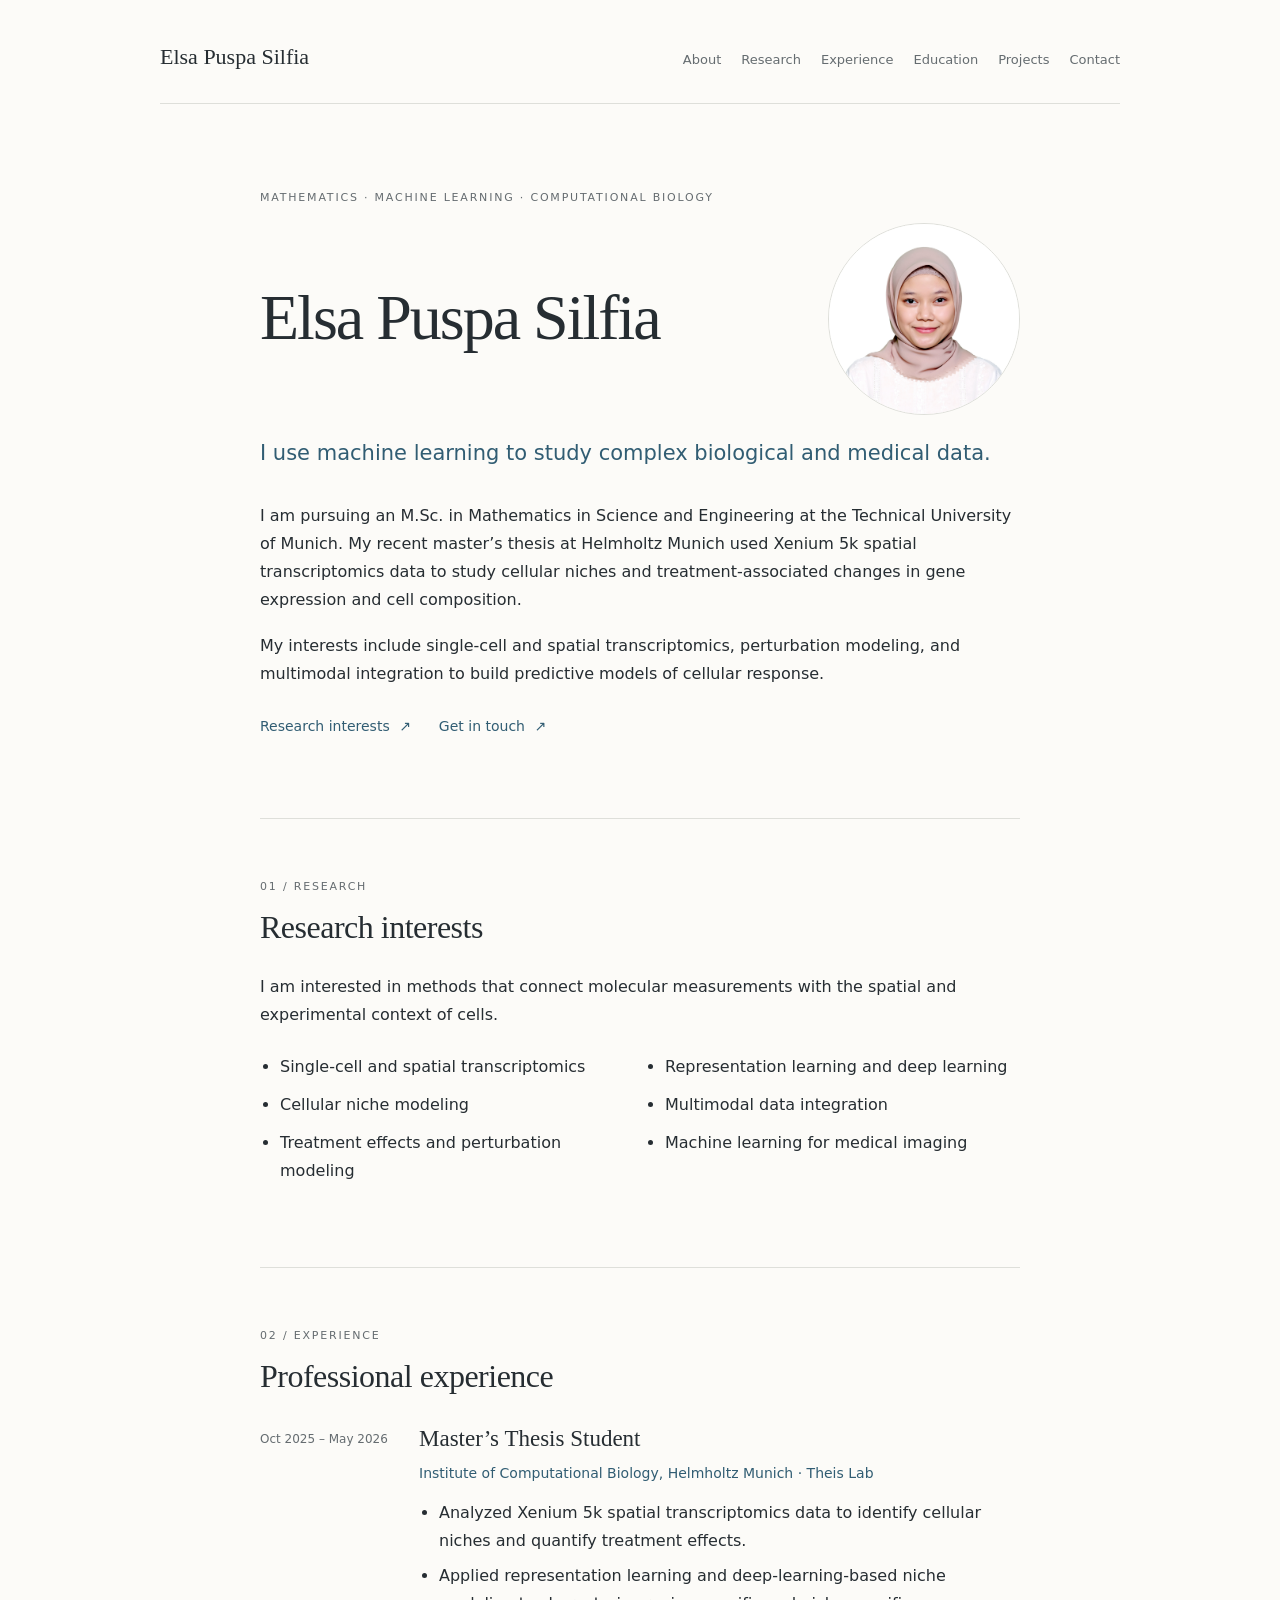
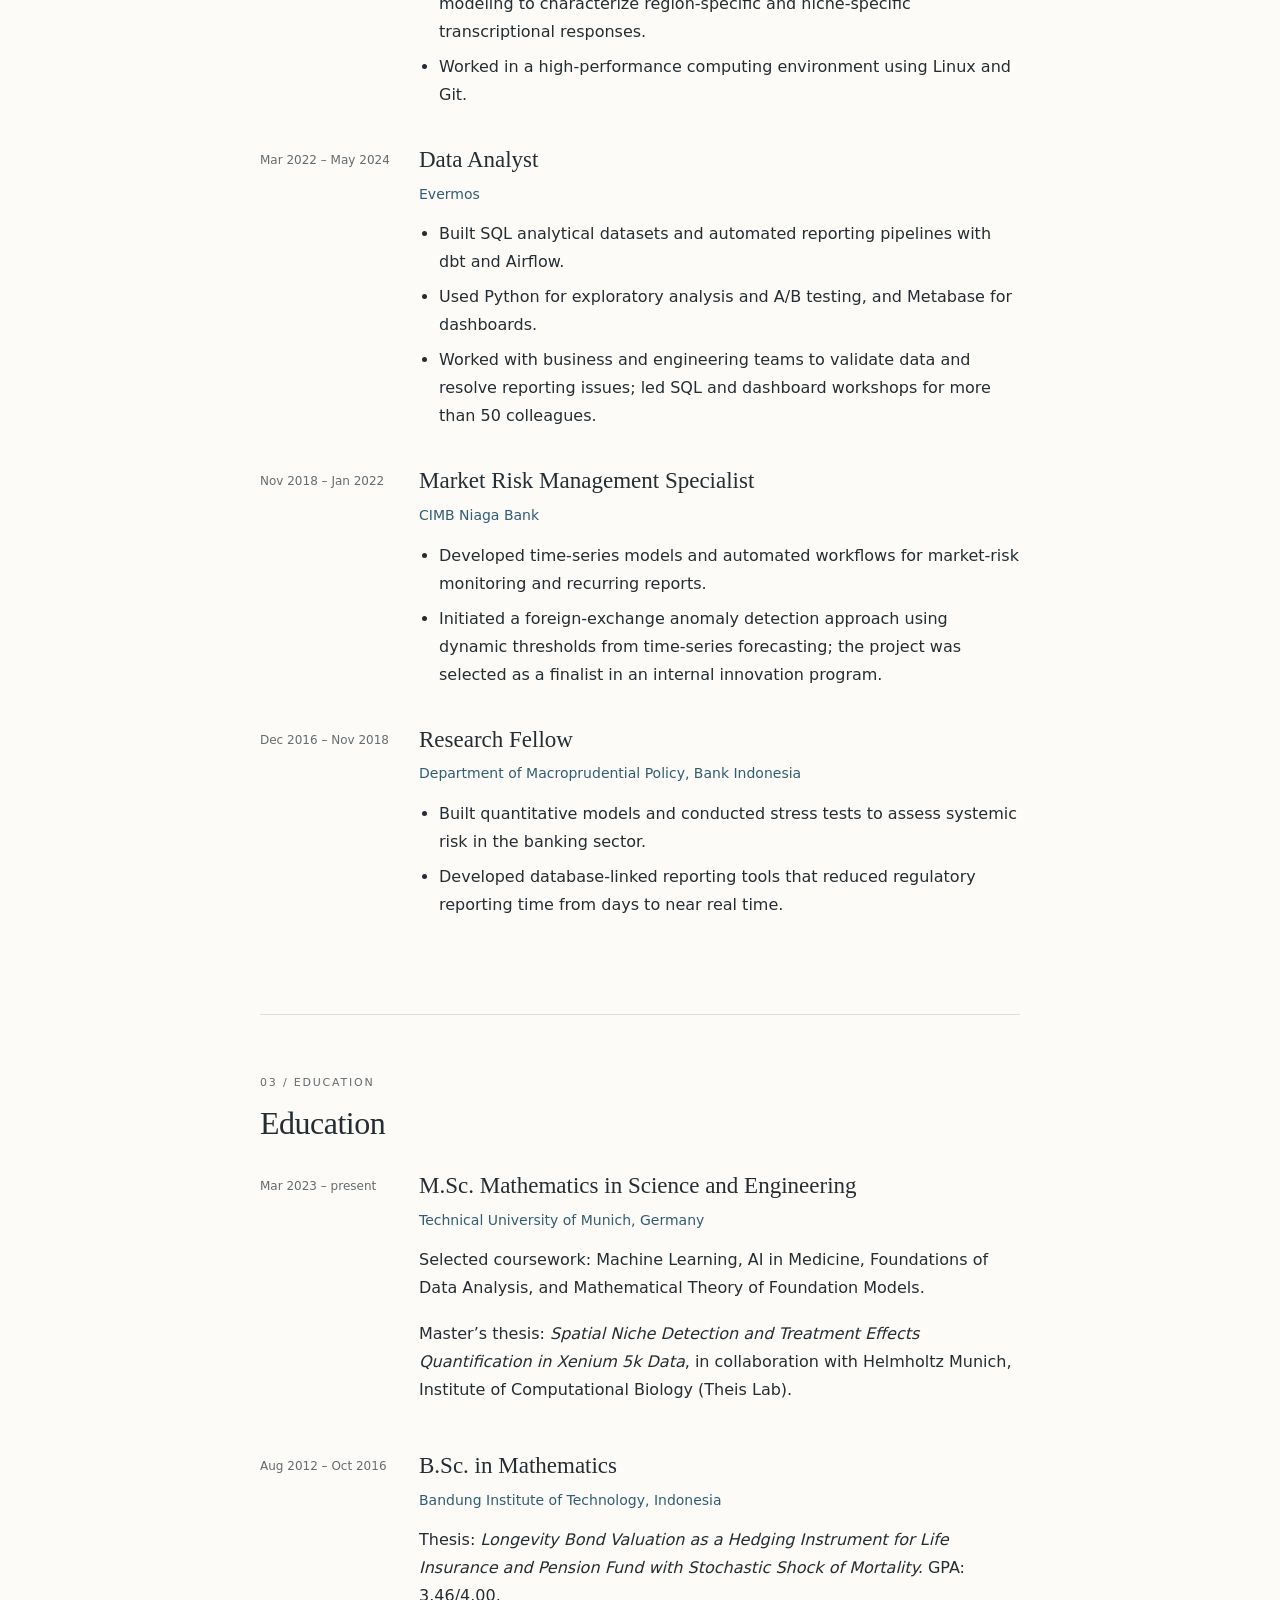
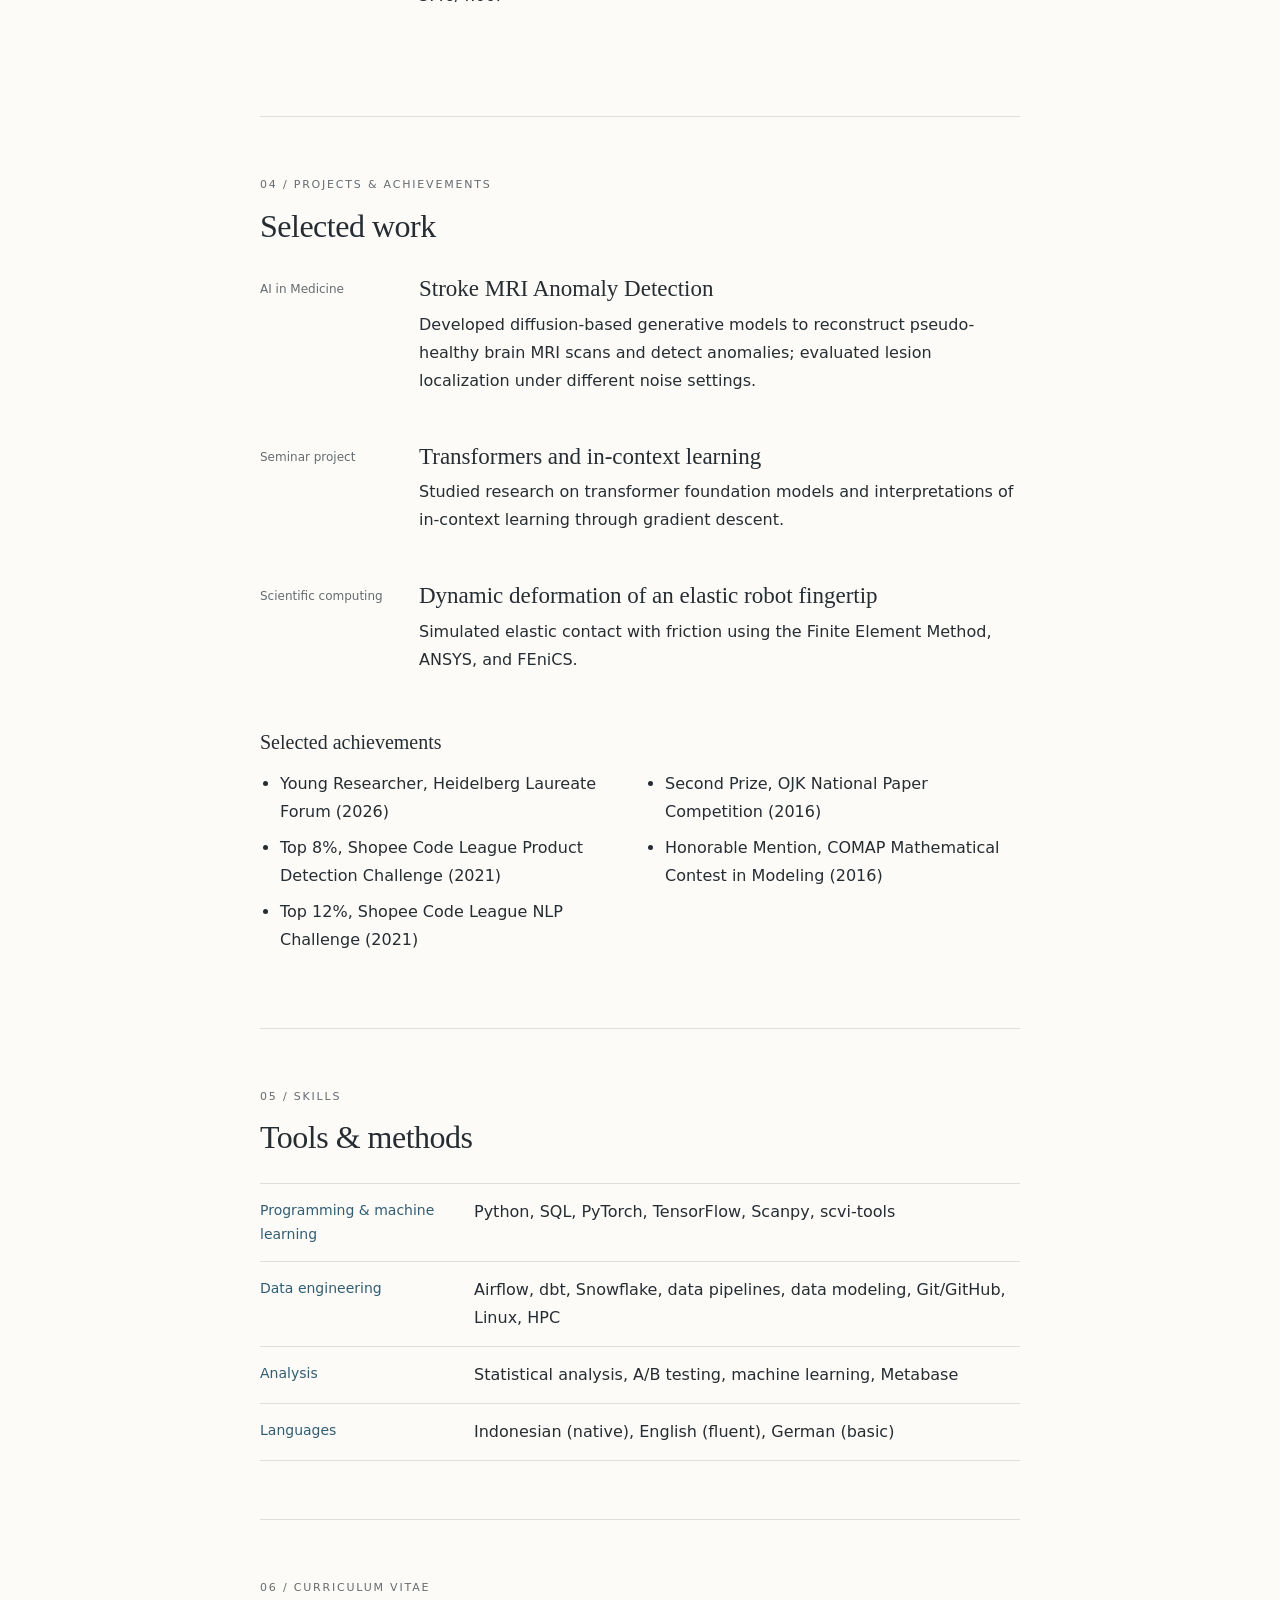
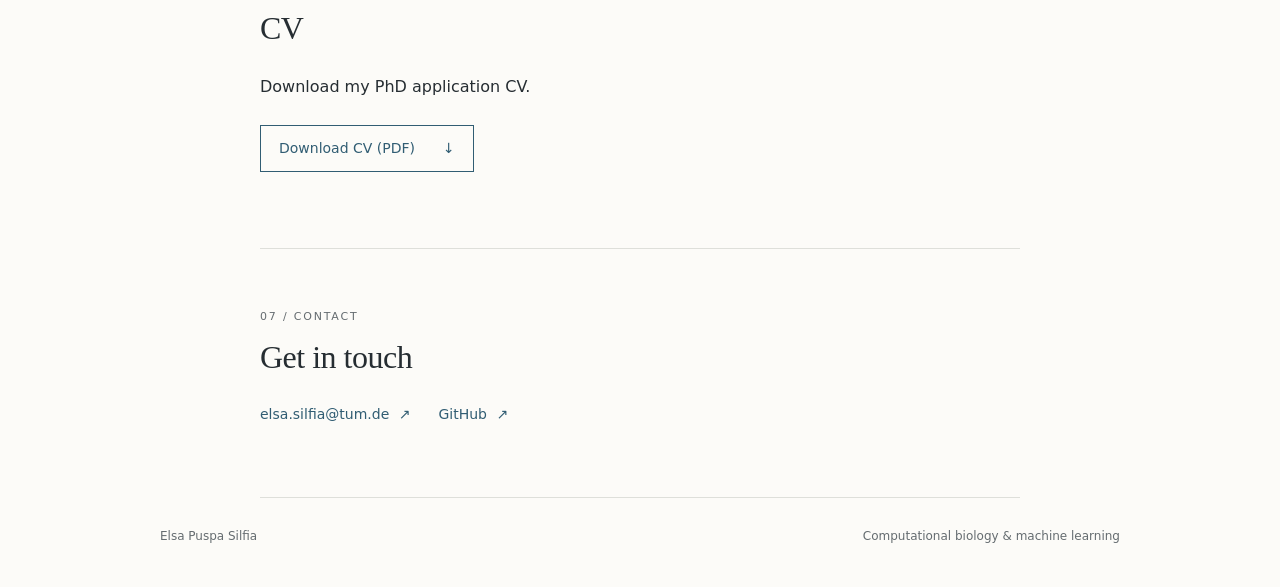
<file: index.html>
<!doctype html>
<html lang="en">
<head>
  <meta charset="utf-8">
  <meta name="viewport" content="width=device-width, initial-scale=1">
  <meta name="description" content="Elsa Puspa Silfia works at the intersection of machine learning, spatial transcriptomics, and computational biology.">
  <title>Elsa Puspa Silfia · Computational Biology</title>
  <link rel="stylesheet" href="assets/style.css?v=portrait-right-3">
</head>
<body>
  <a class="skip-link" href="#main">Skip to content</a>
  <header class="site-header">
    <a class="name" href="#about">Elsa Puspa Silfia</a>
    <nav aria-label="Main navigation">
      <a href="#about">About</a><a href="#research">Research</a><a href="#experience">Experience</a><a href="#education">Education</a><a href="#projects">Projects</a><a href="#contact">Contact</a>
    </nav>
  </header>
  <main id="main">
    <section id="about" class="intro" aria-labelledby="about-title">
      <div class="intro-copy">
        <p class="eyebrow">Mathematics · Machine learning · Computational biology</p>
        <div class="profile-heading">
          <img class="profile-avatar" src="assets/profile.jpg?v=passport-photo-2" alt="Portrait of Elsa Puspa Silfia against a plain background" width="192" height="192">
          <h1 id="about-title">Elsa Puspa Silfia</h1>
        </div>
        <p class="lead">I use machine learning to study complex biological and medical data.</p>
        <p>I am pursuing an M.Sc. in Mathematics in Science and Engineering at the Technical University of Munich. My recent master’s thesis at Helmholtz Munich used Xenium 5k spatial transcriptomics data to study cellular niches and treatment-associated changes in gene expression and cell composition.</p>
        <p>My interests include single-cell and spatial transcriptomics, perturbation modeling, and multimodal integration to build predictive models of cellular response.</p>
        <div class="text-links"><a href="#research">Research interests <span aria-hidden="true">↗</span></a><a href="mailto:elsa.silfia@tum.de">Get in touch <span aria-hidden="true">↗</span></a></div>
      </div>
    </section>
    <section id="research" aria-labelledby="research-title">
      <p class="eyebrow">01 / Research</p>
      <h2 id="research-title">Research interests</h2>
      <p>I am interested in methods that connect molecular measurements with the spatial and experimental context of cells.</p>
      <ul class="interests">
        <li>Single-cell and spatial transcriptomics</li>
        <li>Cellular niche modeling</li>
        <li>Treatment effects and perturbation modeling</li>
        <li>Representation learning and deep learning</li>
        <li>Multimodal data integration</li>
        <li>Machine learning for medical imaging</li>
      </ul>
    </section>
    <section id="experience" aria-labelledby="experience-title">
      <p class="eyebrow">02 / Experience</p>
      <h2 id="experience-title">Professional experience</h2>
      <article class="entry">
        <p class="entry-meta">Oct 2025 – May 2026</p>
        <div><h3>Master’s Thesis Student</h3><p class="affiliation">Institute of Computational Biology, Helmholtz Munich · Theis Lab</p>
          <ul><li>Analyzed Xenium 5k spatial transcriptomics data to identify cellular niches and quantify treatment effects.</li><li>Applied representation learning and deep-learning-based niche modeling to characterize region-specific and niche-specific transcriptional responses.</li><li>Worked in a high-performance computing environment using Linux and Git.</li></ul>
        </div>
      </article>
      <article class="entry">
        <p class="entry-meta">Mar 2022 – May 2024</p>
        <div><h3>Data Analyst</h3><p class="affiliation">Evermos</p>
          <ul><li>Built SQL analytical datasets and automated reporting pipelines with dbt and Airflow.</li><li>Used Python for exploratory analysis and A/B testing, and Metabase for dashboards.</li><li>Worked with business and engineering teams to validate data and resolve reporting issues; led SQL and dashboard workshops for more than 50 colleagues.</li></ul>
        </div>
      </article>
      <article class="entry">
        <p class="entry-meta">Nov 2018 – Jan 2022</p>
        <div><h3>Market Risk Management Specialist</h3><p class="affiliation">CIMB Niaga Bank</p>
          <ul><li>Developed time-series models and automated workflows for market-risk monitoring and recurring reports.</li><li>Initiated a foreign-exchange anomaly detection approach using dynamic thresholds from time-series forecasting; the project was selected as a finalist in an internal innovation program.</li></ul>
        </div>
      </article>
      <article class="entry">
        <p class="entry-meta">Dec 2016 – Nov 2018</p>
        <div><h3>Research Fellow</h3><p class="affiliation">Department of Macroprudential Policy, Bank Indonesia</p>
          <ul><li>Built quantitative models and conducted stress tests to assess systemic risk in the banking sector.</li><li>Developed database-linked reporting tools that reduced regulatory reporting time from days to near real time.</li></ul>
        </div>
      </article>
    </section>
    <section id="education" aria-labelledby="education-title">
      <p class="eyebrow">03 / Education</p>
      <h2 id="education-title">Education</h2>
      <article class="entry"><p class="entry-meta">Mar 2023 – present</p><div><h3>M.Sc. Mathematics in Science and Engineering</h3><p class="affiliation">Technical University of Munich, Germany</p><p>Selected coursework: Machine Learning, AI in Medicine, Foundations of Data Analysis, and Mathematical Theory of Foundation Models.</p><p>Master’s thesis: <em>Spatial Niche Detection and Treatment Effects Quantification in Xenium 5k Data</em>, in collaboration with Helmholtz Munich, Institute of Computational Biology (Theis Lab).</p></div></article>
      <article class="entry"><p class="entry-meta">Aug 2012 – Oct 2016</p><div><h3>B.Sc. in Mathematics</h3><p class="affiliation">Bandung Institute of Technology, Indonesia</p><p>Thesis: <em>Longevity Bond Valuation as a Hedging Instrument for Life Insurance and Pension Fund with Stochastic Shock of Mortality.</em> GPA: 3.46/4.00.</p></div></article>
    </section>
    <section id="projects" aria-labelledby="projects-title">
      <p class="eyebrow">04 / Projects &amp; achievements</p>
      <h2 id="projects-title">Selected work</h2>
      <article class="entry"><p class="entry-meta">AI in Medicine</p><div><h3>Stroke MRI Anomaly Detection</h3><p>Developed diffusion-based generative models to reconstruct pseudo-healthy brain MRI scans and detect anomalies; evaluated lesion localization under different noise settings.</p></div></article>
      <article class="entry"><p class="entry-meta">Seminar project</p><div><h3>Transformers and in-context learning</h3><p>Studied research on transformer foundation models and interpretations of in-context learning through gradient descent.</p></div></article>
      <article class="entry"><p class="entry-meta">Scientific computing</p><div><h3>Dynamic deformation of an elastic robot fingertip</h3><p>Simulated elastic contact with friction using the Finite Element Method, ANSYS, and FEniCS.</p></div></article>
      <h3 class="subheading">Selected achievements</h3>
      <ul class="compact-list"><li>Young Researcher, Heidelberg Laureate Forum (2026)</li><li>Top 8%, Shopee Code League Product Detection Challenge (2021)</li><li>Top 12%, Shopee Code League NLP Challenge (2021)</li><li>Second Prize, OJK National Paper Competition (2016)</li><li>Honorable Mention, COMAP Mathematical Contest in Modeling (2016)</li></ul>
    </section>
    <section id="skills" aria-labelledby="skills-title">
      <p class="eyebrow">05 / Skills</p>
      <h2 id="skills-title">Tools &amp; methods</h2>
      <dl class="skills-list">
        <div><dt>Programming &amp; machine learning</dt><dd>Python, SQL, PyTorch, TensorFlow, Scanpy, scvi-tools</dd></div>
        <div><dt>Data engineering</dt><dd>Airflow, dbt, Snowflake, data pipelines, data modeling, Git/GitHub, Linux, HPC</dd></div>
        <div><dt>Analysis</dt><dd>Statistical analysis, A/B testing, machine learning, Metabase</dd></div>
        <div><dt>Languages</dt><dd>Indonesian (native), English (fluent), German (basic)</dd></div>
      </dl>
    </section>
    <section id="cv" aria-labelledby="cv-title">
      <p class="eyebrow">06 / Curriculum vitae</p>
      <h2 id="cv-title">CV</h2>
      <p>Download my PhD application CV.</p>
      <a class="button" href="assets/cv.pdf" download="Elsa-Puspa-Silfia-PhD-CV.pdf">Download CV (PDF) <span aria-hidden="true">↓</span></a>
    </section>
    <section id="contact" aria-labelledby="contact-title">
      <p class="eyebrow">07 / Contact</p>
      <h2 id="contact-title">Get in touch</h2>
      <div class="text-links"><a href="mailto:elsa.silfia@tum.de">elsa.silfia@tum.de <span aria-hidden="true">↗</span></a><a href="https://github.com/elsapuspa" rel="me">GitHub <span aria-hidden="true">↗</span></a></div>
    </section>
  </main>
  <footer>Elsa Puspa Silfia <span>Computational biology &amp; machine learning</span></footer>
</body>
</html>
</file>
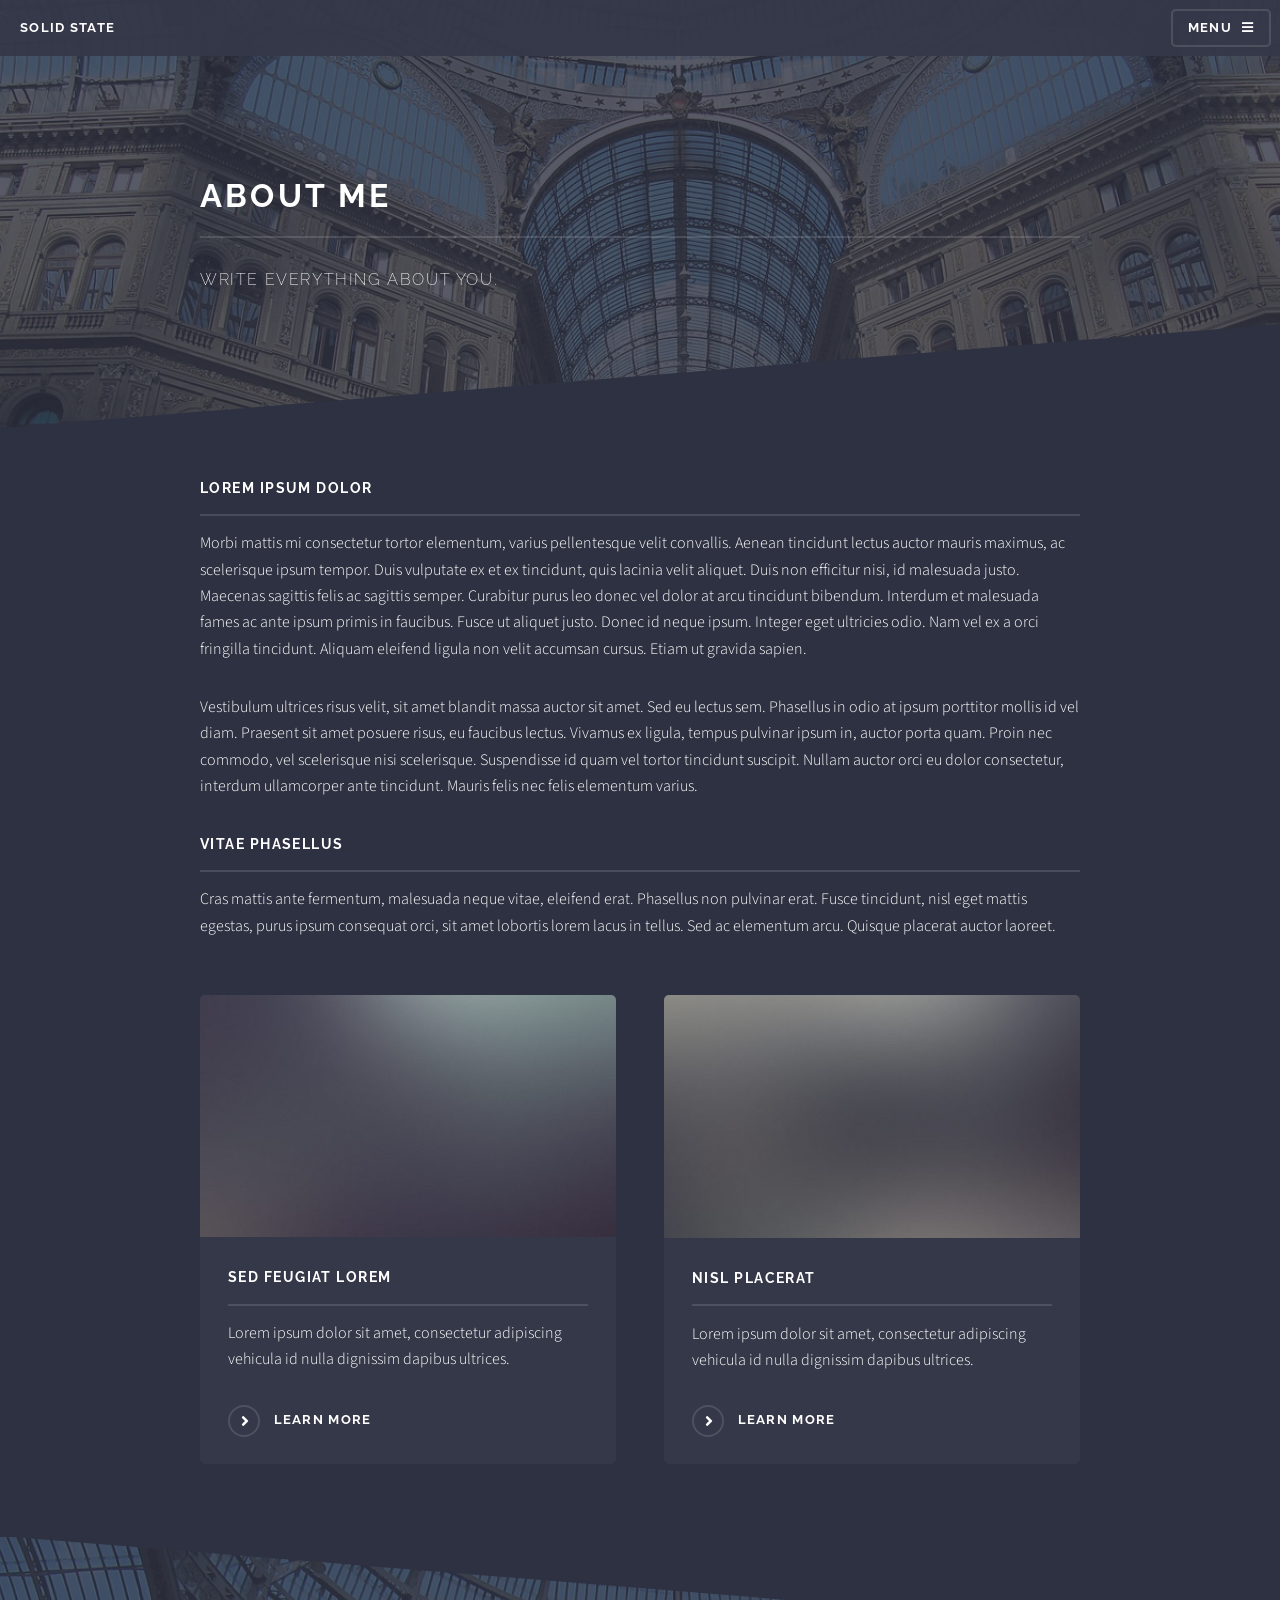
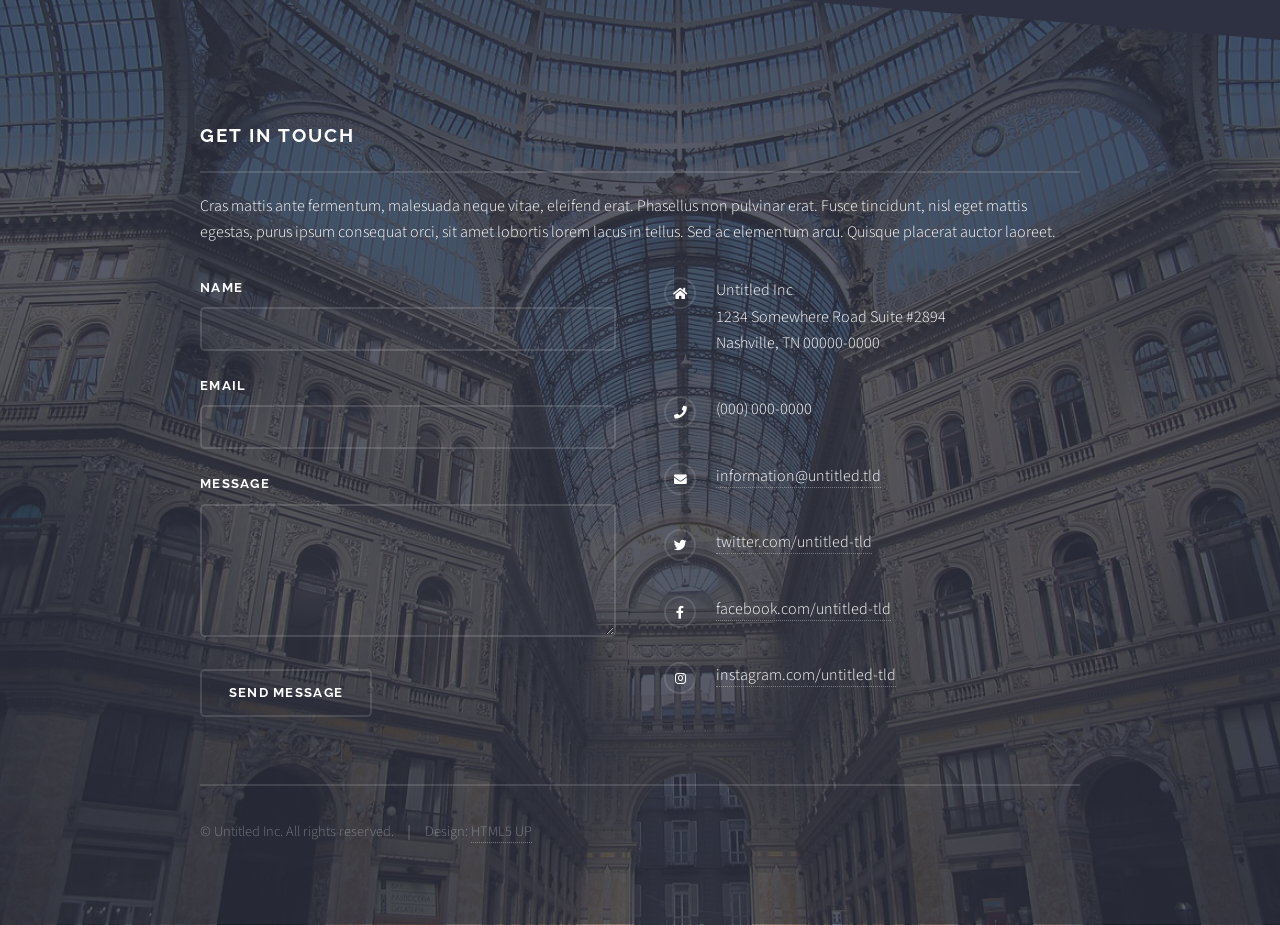
<file: aboutme.html>
<!DOCTYPE HTML>
<!--
	Solid State by HTML5 UP
	html5up.net | @ajlkn
	Free for personal and commercial use under the CCA 3.0 license (html5up.net/license)
-->
<html>
	<<head>
		<title>Welcome to Elsa's page</title>
		<meta charset="utf-8" />
		<meta name="viewport" content="width=device-width, initial-scale=1, user-scalable=no" />
		<link rel="stylesheet" href="assets/css/main.css" />
		<noscript><link rel="stylesheet" href="assets/css/noscript.css" /></noscript>
	</head>
	<body class="is-preload">

		<!-- Page Wrapper -->
			<div id="page-wrapper">

				<!-- Header -->
					<header id="header">
						<h1><a href="index.html">Solid State</a></h1>
						<nav>
							<a href="#menu">Menu</a>
						</nav>
					</header>

				<!-- Menu -->
					<nav id="menu">
						<div class="inner">
							<h2>Menu</h2>
							<ul class="links">
								<li><a href="index.html">Home</a></li>
								<li><a href="aboutme.html">About Me</a></li>
								<li><a href="research.html">Research</a></li>
								<li><a href="project">Project</a></li>
								<li><a href="#">Sign Up</a></li>
							</ul>
							<a href="#" class="close">Close</a>
						</div>
					</nav>

				<!-- Wrapper -->
					<section id="wrapper">
						<header>
							<div class="inner">
								<h2>About Me</h2>
								<p>write everything about you.</p>
							</div>
						</header>

						<!-- Content -->
							<div class="wrapper">
								<div class="inner">

									<h3 class="major">Lorem ipsum dolor</h3>
									<p>Morbi mattis mi consectetur tortor elementum, varius pellentesque velit convallis. Aenean tincidunt lectus auctor mauris maximus, ac scelerisque ipsum tempor. Duis vulputate ex et ex tincidunt, quis lacinia velit aliquet. Duis non efficitur nisi, id malesuada justo. Maecenas sagittis felis ac sagittis semper. Curabitur purus leo donec vel dolor at arcu tincidunt bibendum. Interdum et malesuada fames ac ante ipsum primis in faucibus. Fusce ut aliquet justo. Donec id neque ipsum. Integer eget ultricies odio. Nam vel ex a orci fringilla tincidunt. Aliquam eleifend ligula non velit accumsan cursus. Etiam ut gravida sapien.</p>

									<p>Vestibulum ultrices risus velit, sit amet blandit massa auctor sit amet. Sed eu lectus sem. Phasellus in odio at ipsum porttitor mollis id vel diam. Praesent sit amet posuere risus, eu faucibus lectus. Vivamus ex ligula, tempus pulvinar ipsum in, auctor porta quam. Proin nec commodo, vel scelerisque nisi scelerisque. Suspendisse id quam vel tortor tincidunt suscipit. Nullam auctor orci eu dolor consectetur, interdum ullamcorper ante tincidunt. Mauris felis nec felis elementum varius.</p>

									<h3 class="major">Vitae phasellus</h3>
									<p>Cras mattis ante fermentum, malesuada neque vitae, eleifend erat. Phasellus non pulvinar erat. Fusce tincidunt, nisl eget mattis egestas, purus ipsum consequat orci, sit amet lobortis lorem lacus in tellus. Sed ac elementum arcu. Quisque placerat auctor laoreet.</p>

									<section class="features">
										<article>
											<a href="#" class="image"><img src="images/pic04.jpg" alt="" /></a>
											<h3 class="major">Sed feugiat lorem</h3>
											<p>Lorem ipsum dolor sit amet, consectetur adipiscing vehicula id nulla dignissim dapibus ultrices.</p>
											<a href="#" class="special">Learn more</a>
										</article>
										<article>
											<a href="#" class="image"><img src="images/pic05.jpg" alt="" /></a>
											<h3 class="major">Nisl placerat</h3>
											<p>Lorem ipsum dolor sit amet, consectetur adipiscing vehicula id nulla dignissim dapibus ultrices.</p>
											<a href="#" class="special">Learn more</a>
										</article>
									</section>

								</div>
							</div>

					</section>

				<!-- Footer -->
					<section id="footer">
						<div class="inner">
							<h2 class="major">Get in touch</h2>
							<p>Cras mattis ante fermentum, malesuada neque vitae, eleifend erat. Phasellus non pulvinar erat. Fusce tincidunt, nisl eget mattis egestas, purus ipsum consequat orci, sit amet lobortis lorem lacus in tellus. Sed ac elementum arcu. Quisque placerat auctor laoreet.</p>
							<form method="post" action="#">
								<div class="fields">
									<div class="field">
										<label for="name">Name</label>
										<input type="text" name="name" id="name" />
									</div>
									<div class="field">
										<label for="email">Email</label>
										<input type="email" name="email" id="email" />
									</div>
									<div class="field">
										<label for="message">Message</label>
										<textarea name="message" id="message" rows="4"></textarea>
									</div>
								</div>
								<ul class="actions">
									<li><input type="submit" value="Send Message" /></li>
								</ul>
							</form>
							<ul class="contact">
								<li class="icon solid fa-home">
									Untitled Inc<br />
									1234 Somewhere Road Suite #2894<br />
									Nashville, TN 00000-0000
								</li>
								<li class="icon solid fa-phone">(000) 000-0000</li>
								<li class="icon solid fa-envelope"><a href="#">information@untitled.tld</a></li>
								<li class="icon brands fa-twitter"><a href="#">twitter.com/untitled-tld</a></li>
								<li class="icon brands fa-facebook-f"><a href="#">facebook.com/untitled-tld</a></li>
								<li class="icon brands fa-instagram"><a href="#">instagram.com/untitled-tld</a></li>
							</ul>
							<ul class="copyright">
								<li>&copy; Untitled Inc. All rights reserved.</li><li>Design: <a href="http://html5up.net">HTML5 UP</a></li>
							</ul>
						</div>
					</section>

			</div>

		<!-- Scripts -->
			<script src="assets/js/jquery.min.js"></script>
			<script src="assets/js/jquery.scrollex.min.js"></script>
			<script src="assets/js/browser.min.js"></script>
			<script src="assets/js/breakpoints.min.js"></script>
			<script src="assets/js/util.js"></script>
			<script src="assets/js/main.js"></script>

	</body>
</html>
</file>
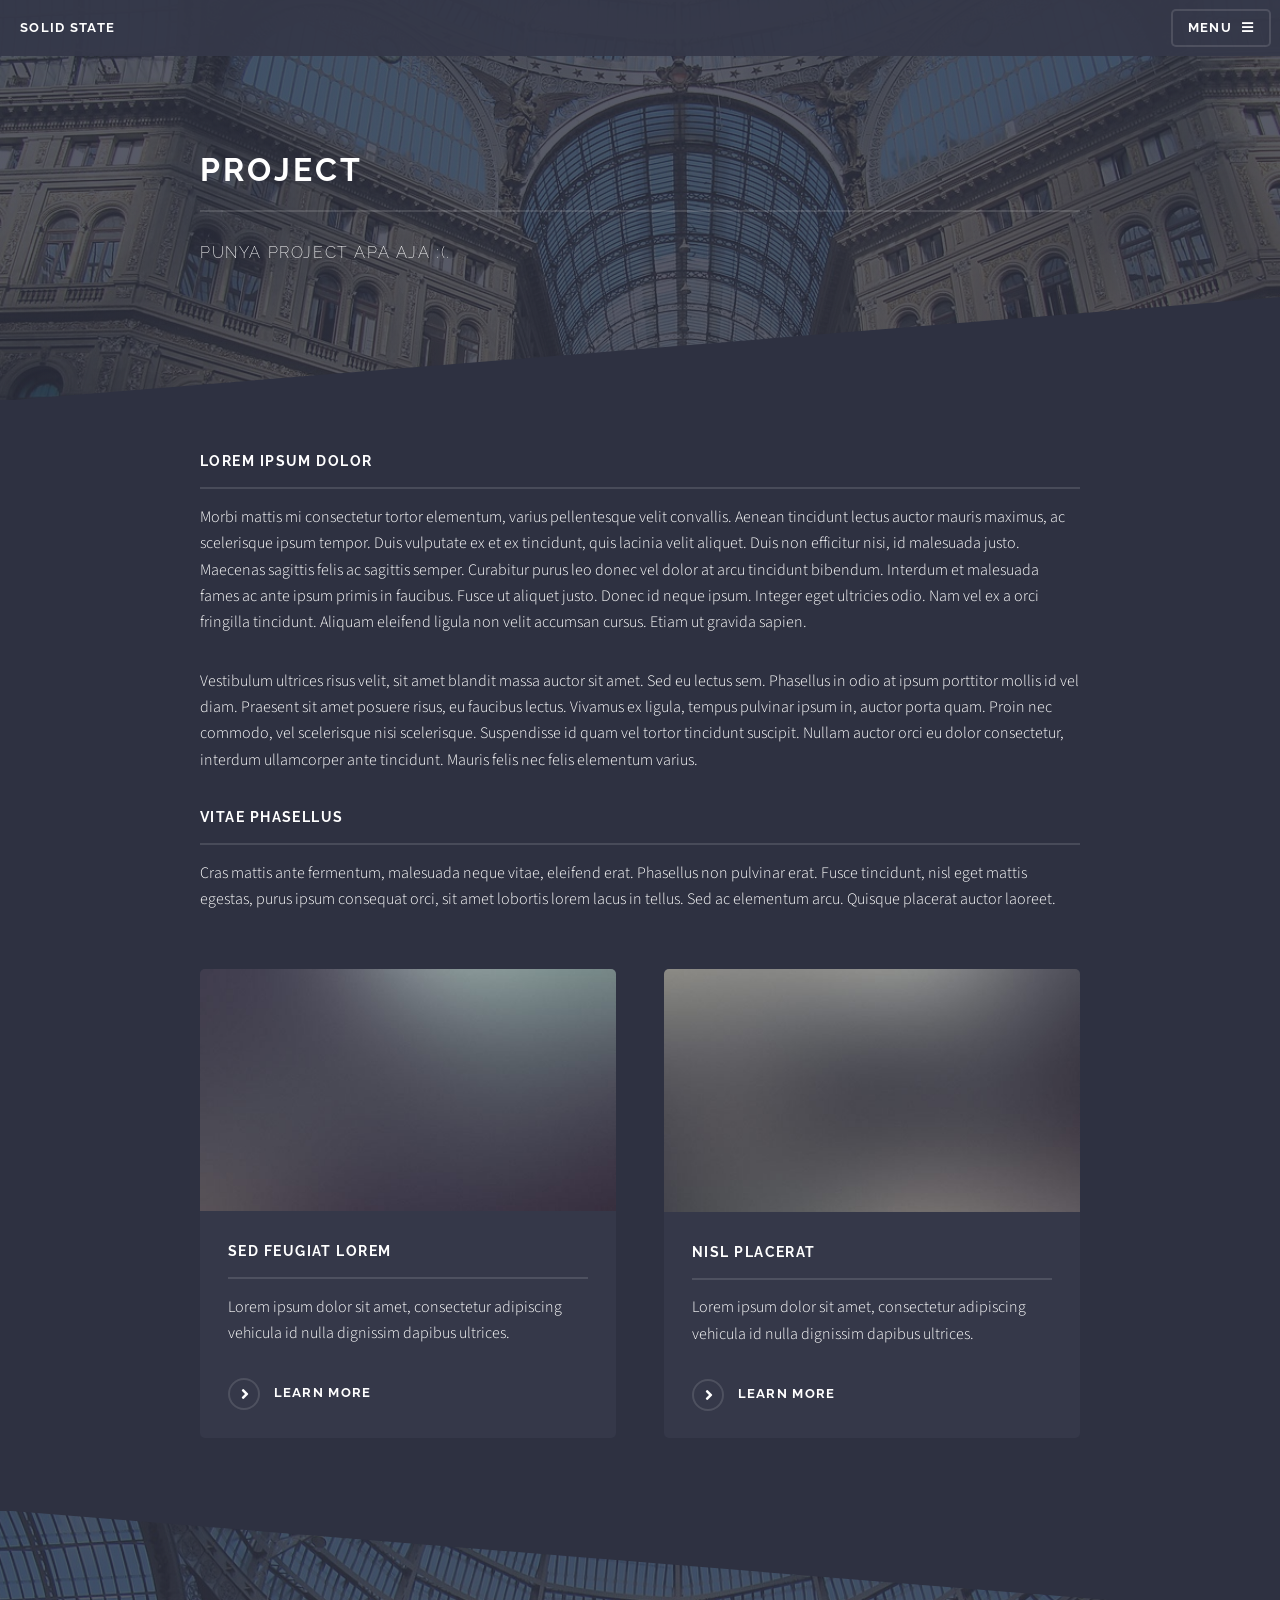
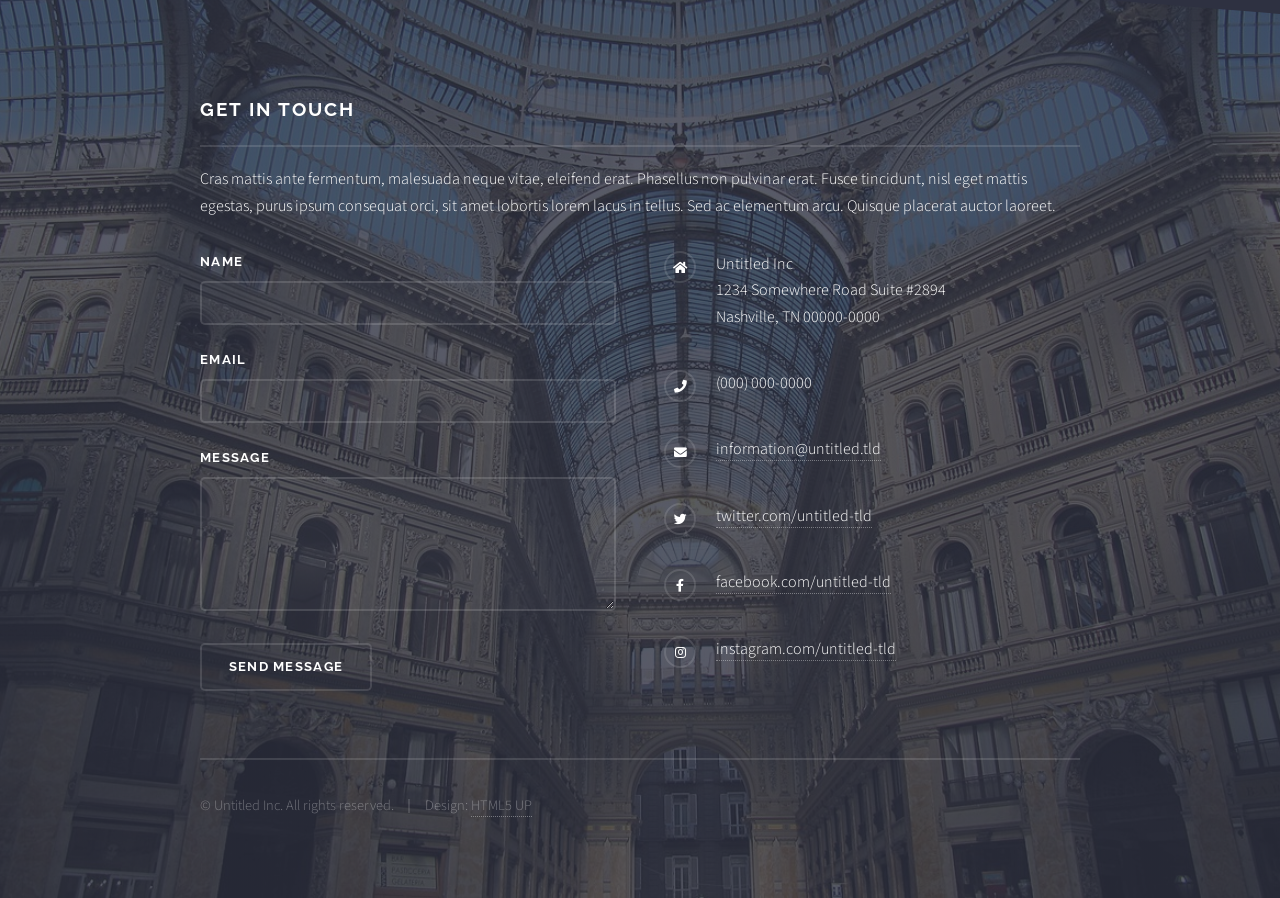
<file: project.html>
<!DOCTYPE HTML>
<!--
	Solid State by HTML5 UP
	html5up.net | @ajlkn
	Free for personal and commercial use under the CCA 3.0 license (html5up.net/license)
-->
<html>
	<head>
		<title>Welcome to Elsa's page</title>
		<meta charset="utf-8" />
		<meta name="viewport" content="width=device-width, initial-scale=1, user-scalable=no" />
		<link rel="stylesheet" href="assets/css/main.css" />
		<noscript><link rel="stylesheet" href="assets/css/noscript.css" /></noscript>
	</head>
	<body class="is-preload">

		<!-- Page Wrapper -->
			<div id="page-wrapper">

				<!-- Header -->
					<header id="header">
						<h1><a href="index.html">Solid State</a></h1>
						<nav>
							<a href="#menu">Menu</a>
						</nav>
					</header>

				<!-- Menu -->
					<nav id="menu">
						<div class="inner">
							<h2>Menu</h2>
							<ul class="links">
								<li><a href="index.html">Home</a></li>
								<li><a href="aboutme.html">About Me</a></li>
								<li><a href="research.html">Research</a></li>
								<li><a href="project">Project</a></li>
								<li><a href="#">Sign Up</a></li>
							</ul>
							<a href="#" class="close">Close</a>
						</div>
					</nav>

				<!-- Wrapper -->
					<section id="wrapper">
						<header>
							<div class="inner">
								<h2>Project</h2>
								<p>Punya project apa aja :(.</p>
							</div>
						</header>

						<!-- Content -->
							<div class="wrapper">
								<div class="inner">

									<h3 class="major">Lorem ipsum dolor</h3>
									<p>Morbi mattis mi consectetur tortor elementum, varius pellentesque velit convallis. Aenean tincidunt lectus auctor mauris maximus, ac scelerisque ipsum tempor. Duis vulputate ex et ex tincidunt, quis lacinia velit aliquet. Duis non efficitur nisi, id malesuada justo. Maecenas sagittis felis ac sagittis semper. Curabitur purus leo donec vel dolor at arcu tincidunt bibendum. Interdum et malesuada fames ac ante ipsum primis in faucibus. Fusce ut aliquet justo. Donec id neque ipsum. Integer eget ultricies odio. Nam vel ex a orci fringilla tincidunt. Aliquam eleifend ligula non velit accumsan cursus. Etiam ut gravida sapien.</p>

									<p>Vestibulum ultrices risus velit, sit amet blandit massa auctor sit amet. Sed eu lectus sem. Phasellus in odio at ipsum porttitor mollis id vel diam. Praesent sit amet posuere risus, eu faucibus lectus. Vivamus ex ligula, tempus pulvinar ipsum in, auctor porta quam. Proin nec commodo, vel scelerisque nisi scelerisque. Suspendisse id quam vel tortor tincidunt suscipit. Nullam auctor orci eu dolor consectetur, interdum ullamcorper ante tincidunt. Mauris felis nec felis elementum varius.</p>

									<h3 class="major">Vitae phasellus</h3>
									<p>Cras mattis ante fermentum, malesuada neque vitae, eleifend erat. Phasellus non pulvinar erat. Fusce tincidunt, nisl eget mattis egestas, purus ipsum consequat orci, sit amet lobortis lorem lacus in tellus. Sed ac elementum arcu. Quisque placerat auctor laoreet.</p>

									<section class="features">
										<article>
											<a href="#" class="image"><img src="images/pic04.jpg" alt="" /></a>
											<h3 class="major">Sed feugiat lorem</h3>
											<p>Lorem ipsum dolor sit amet, consectetur adipiscing vehicula id nulla dignissim dapibus ultrices.</p>
											<a href="#" class="special">Learn more</a>
										</article>
										<article>
											<a href="#" class="image"><img src="images/pic05.jpg" alt="" /></a>
											<h3 class="major">Nisl placerat</h3>
											<p>Lorem ipsum dolor sit amet, consectetur adipiscing vehicula id nulla dignissim dapibus ultrices.</p>
											<a href="#" class="special">Learn more</a>
										</article>
									</section>

								</div>
							</div>

					</section>

				<!-- Footer -->
					<section id="footer">
						<div class="inner">
							<h2 class="major">Get in touch</h2>
							<p>Cras mattis ante fermentum, malesuada neque vitae, eleifend erat. Phasellus non pulvinar erat. Fusce tincidunt, nisl eget mattis egestas, purus ipsum consequat orci, sit amet lobortis lorem lacus in tellus. Sed ac elementum arcu. Quisque placerat auctor laoreet.</p>
							<form method="post" action="#">
								<div class="fields">
									<div class="field">
										<label for="name">Name</label>
										<input type="text" name="name" id="name" />
									</div>
									<div class="field">
										<label for="email">Email</label>
										<input type="email" name="email" id="email" />
									</div>
									<div class="field">
										<label for="message">Message</label>
										<textarea name="message" id="message" rows="4"></textarea>
									</div>
								</div>
								<ul class="actions">
									<li><input type="submit" value="Send Message" /></li>
								</ul>
							</form>
							<ul class="contact">
								<li class="icon solid fa-home">
									Untitled Inc<br />
									1234 Somewhere Road Suite #2894<br />
									Nashville, TN 00000-0000
								</li>
								<li class="icon solid fa-phone">(000) 000-0000</li>
								<li class="icon solid fa-envelope"><a href="#">information@untitled.tld</a></li>
								<li class="icon brands fa-twitter"><a href="#">twitter.com/untitled-tld</a></li>
								<li class="icon brands fa-facebook-f"><a href="#">facebook.com/untitled-tld</a></li>
								<li class="icon brands fa-instagram"><a href="#">instagram.com/untitled-tld</a></li>
							</ul>
							<ul class="copyright">
								<li>&copy; Untitled Inc. All rights reserved.</li><li>Design: <a href="http://html5up.net">HTML5 UP</a></li>
							</ul>
						</div>
					</section>

			</div>

		<!-- Scripts -->
			<script src="assets/js/jquery.min.js"></script>
			<script src="assets/js/jquery.scrollex.min.js"></script>
			<script src="assets/js/browser.min.js"></script>
			<script src="assets/js/breakpoints.min.js"></script>
			<script src="assets/js/util.js"></script>
			<script src="assets/js/main.js"></script>

	</body>
</html>
</file>
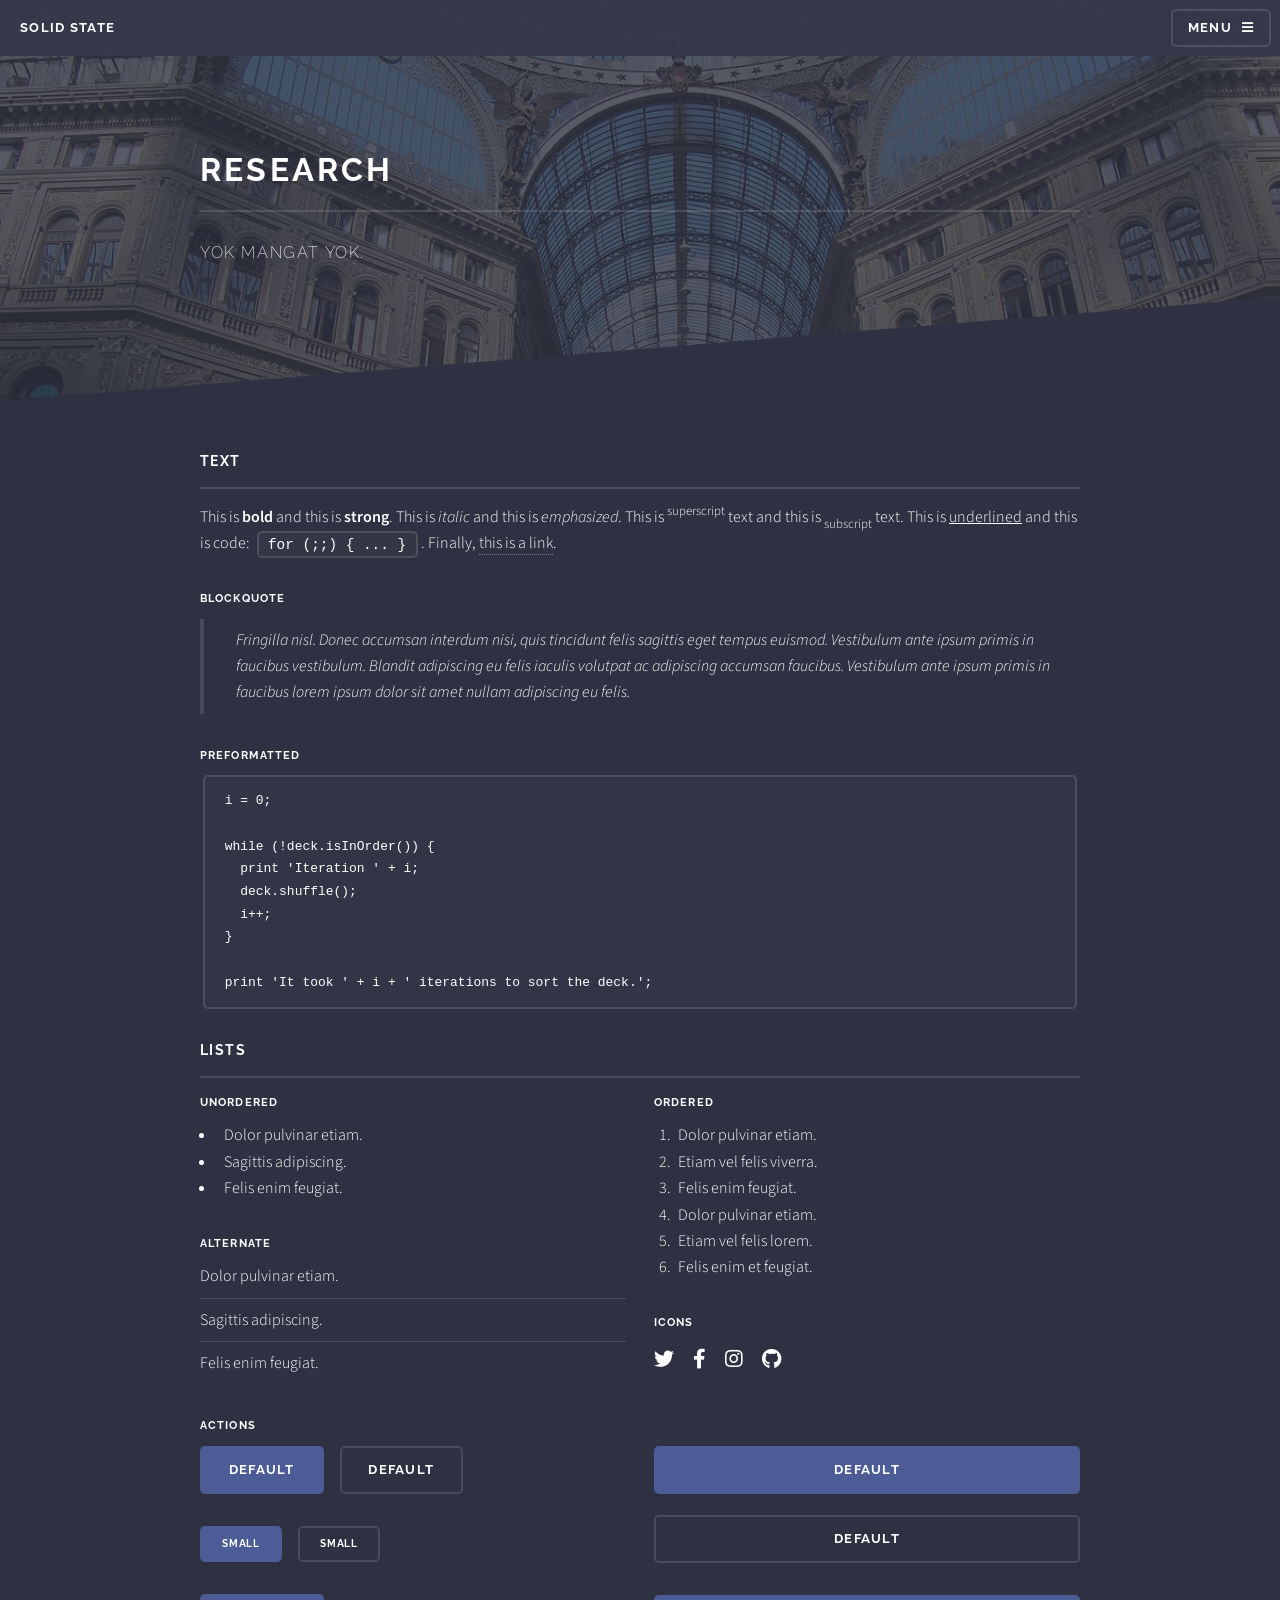
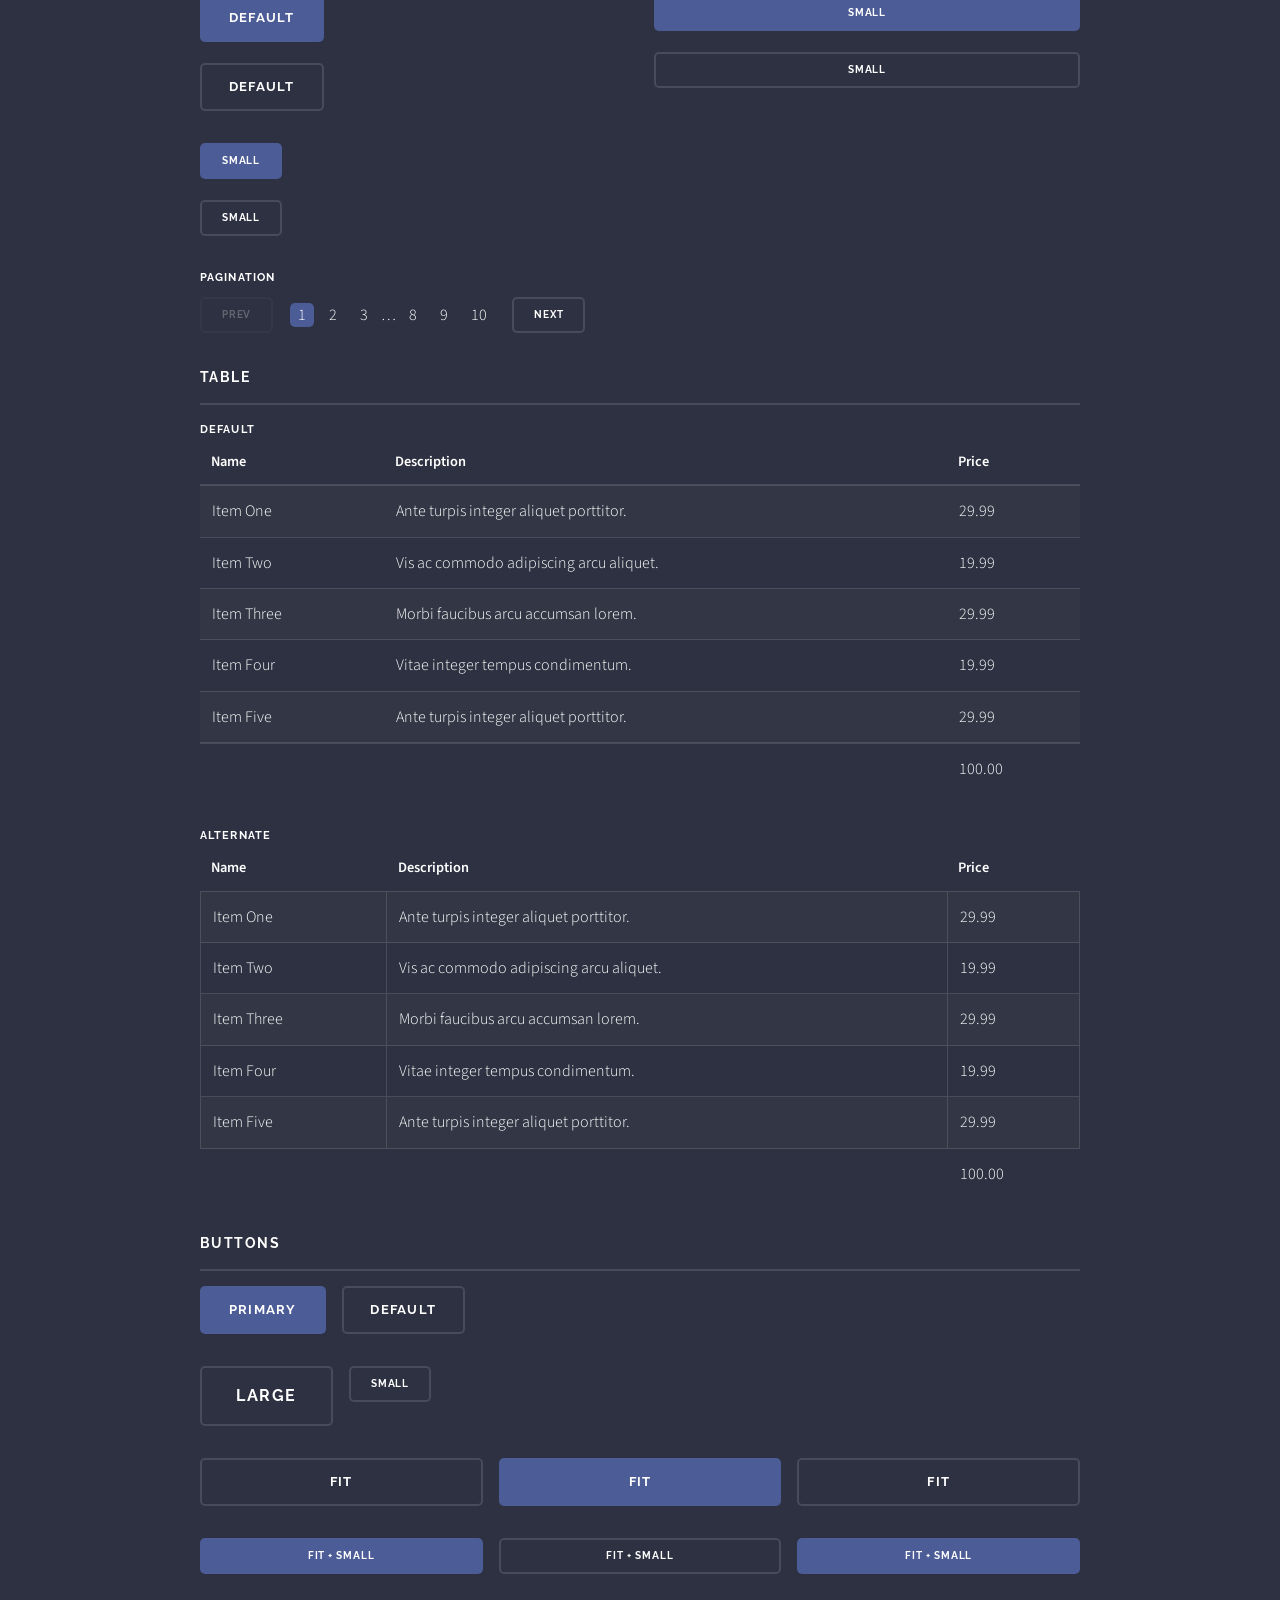
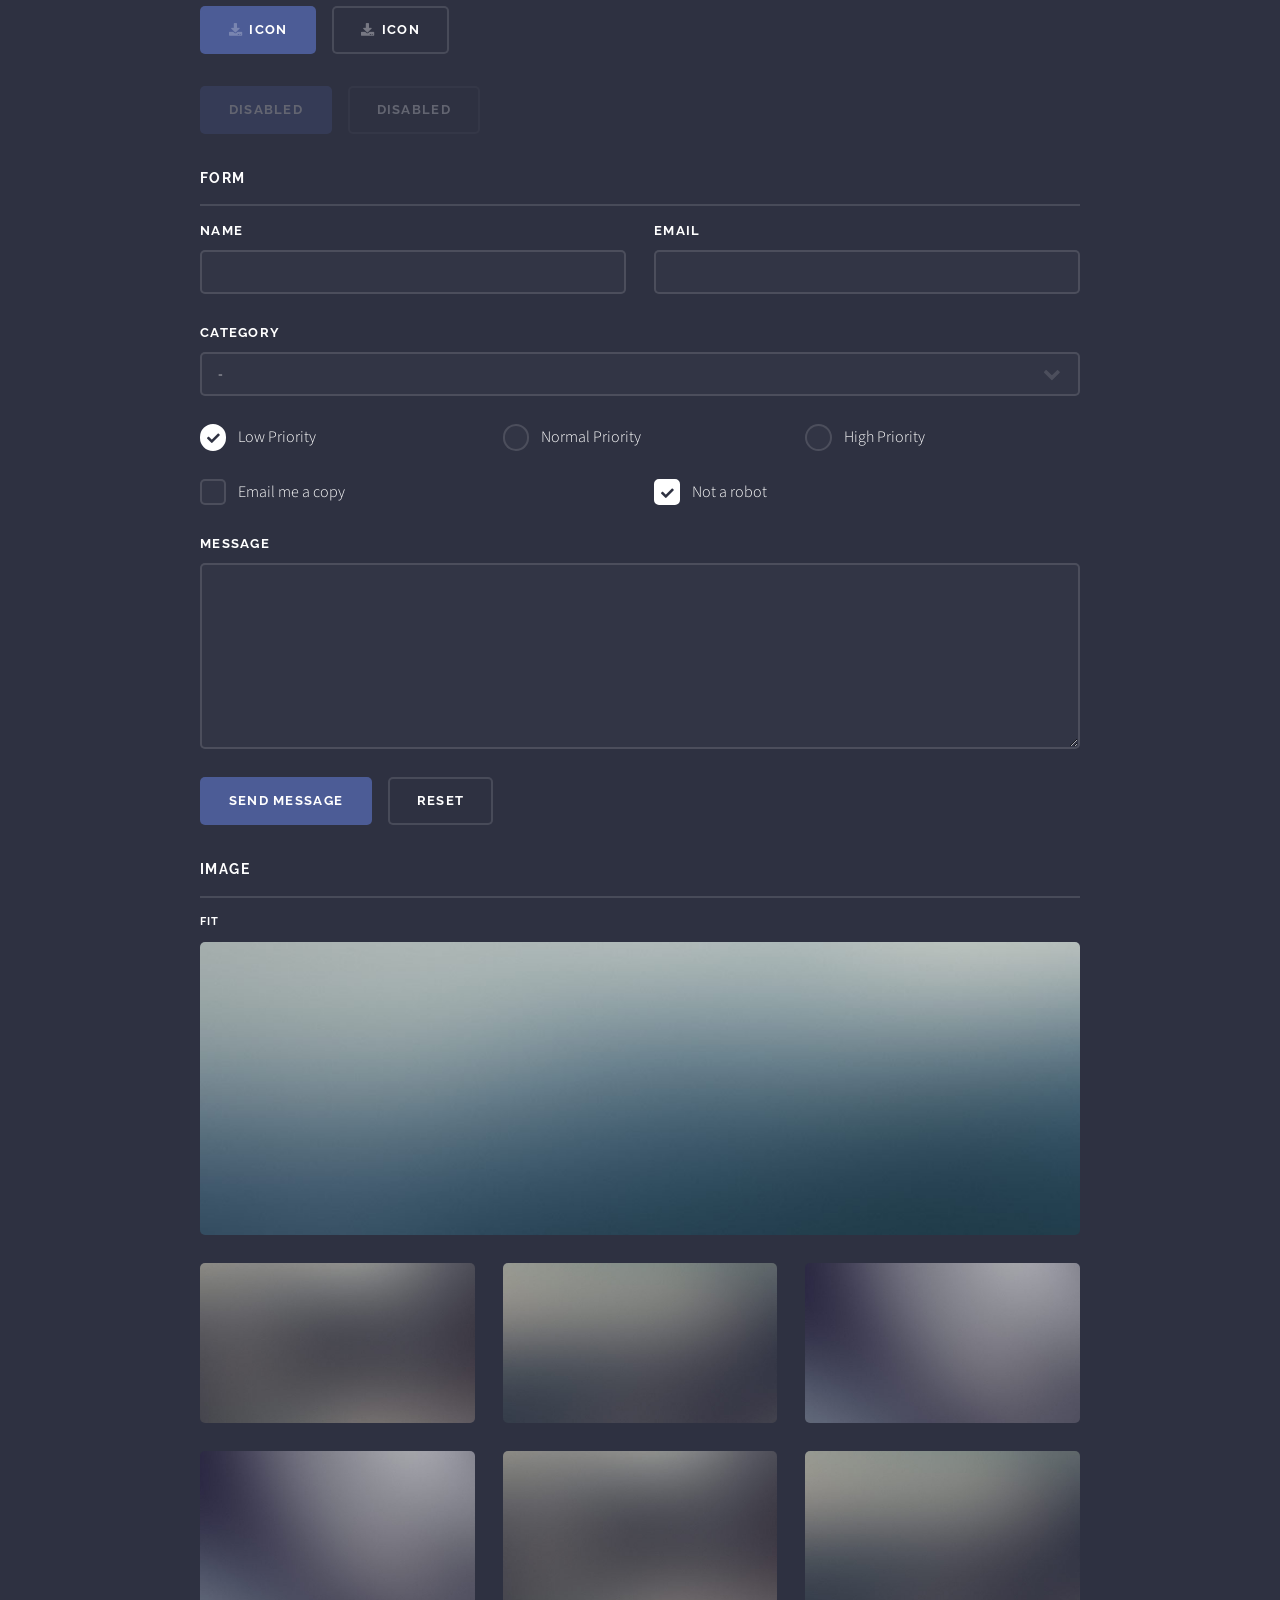
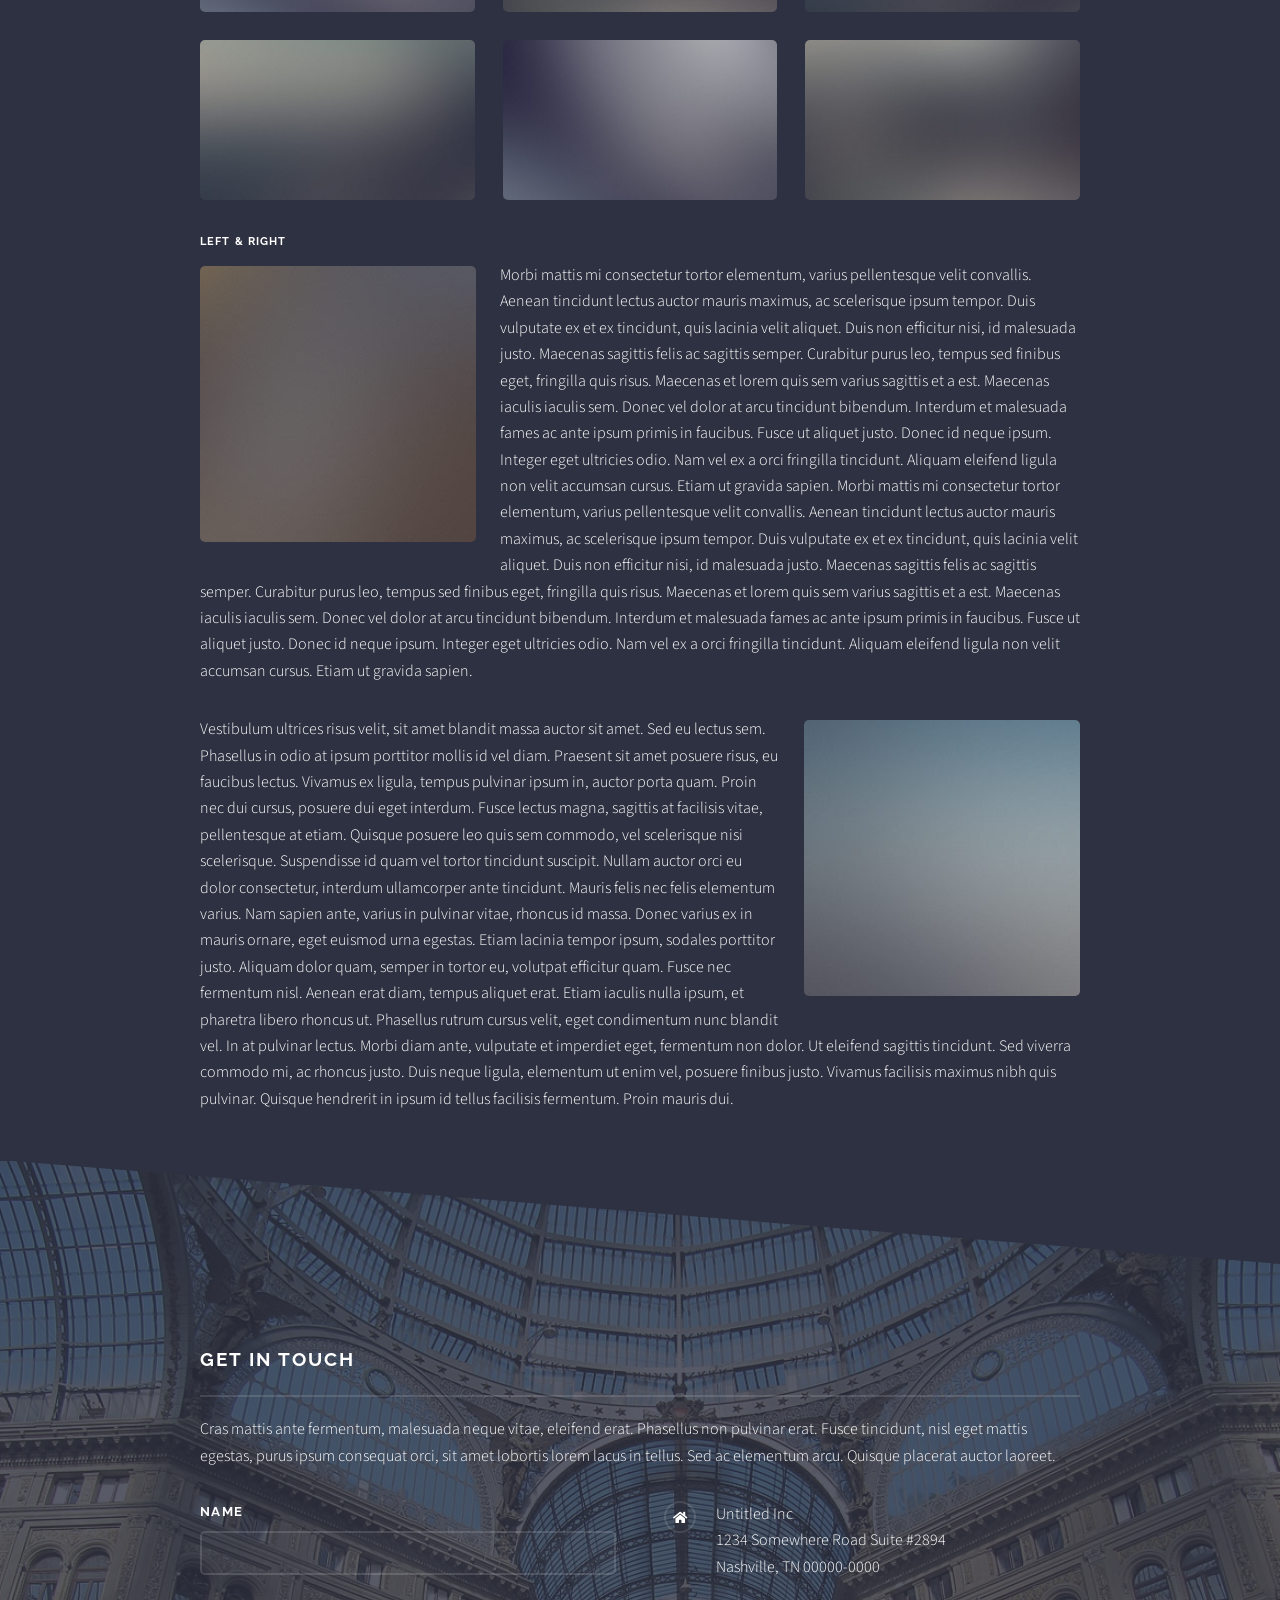
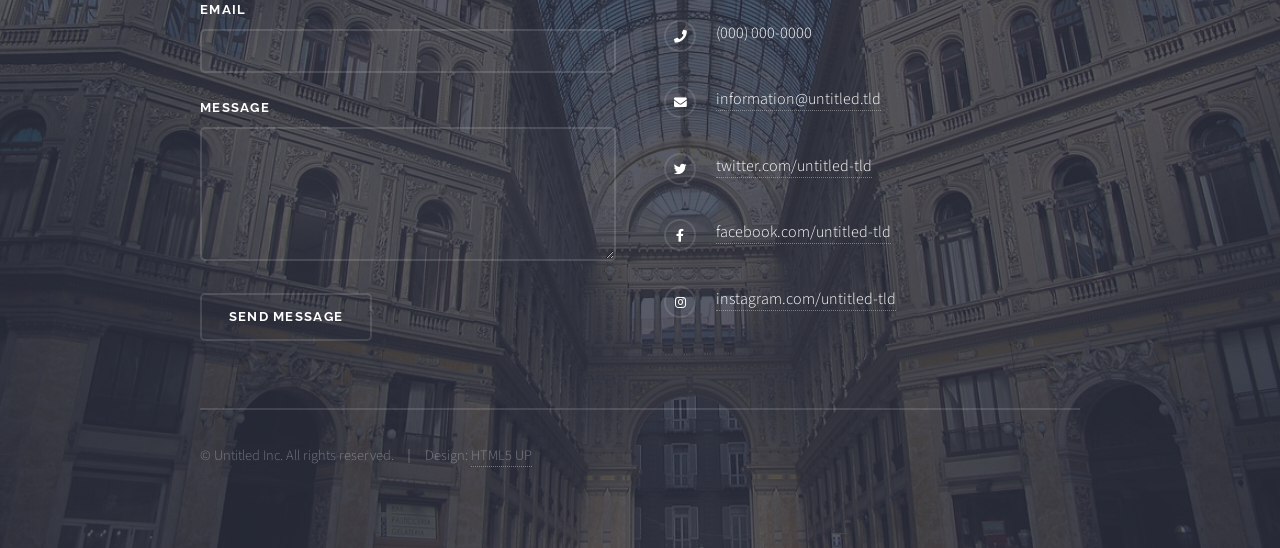
<file: research.html>
<!DOCTYPE HTML>
<!--
	Solid State by HTML5 UP
	html5up.net | @ajlkn
	Free for personal and commercial use under the CCA 3.0 license (html5up.net/license)
-->
<html>
	<head>
		<title>Welcome to Elsa's page</title>
		<meta charset="utf-8" />
		<meta name="viewport" content="width=device-width, initial-scale=1, user-scalable=no" />
		<link rel="stylesheet" href="assets/css/main.css" />
		<noscript><link rel="stylesheet" href="assets/css/noscript.css" /></noscript>
	</head>
	<body class="is-preload">

		<!-- Page Wrapper -->
			<div id="page-wrapper">

				<!-- Header -->
					<header id="header">
						<h1><a href="index.html">Solid State</a></h1>
						<nav>
							<a href="#menu">Menu</a>
						</nav>
					</header>

				<!-- Menu -->
					<nav id="menu">
						<div class="inner">
							<h2>Menu</h2>
							<ul class="links">
								<li><a href="index.html">Home</a></li>
								<li><a href="aboutme.html">About Me</a></li>
								<li><a href="research.html">Research</a></li>
								<li><a href="project">Project</a></li>
								<li><a href="#">Sign Up</a></li>
							</ul>
							<a href="#" class="close">Close</a>
						</div>
					</nav>

				<!-- Wrapper -->
					<section id="wrapper">
						<header>
							<div class="inner">
								<h2>Research</h2>
								<p>Yok mangat yok.</p>
							</div>
						</header>

						<!-- Content -->
							<div class="wrapper">
								<div class="inner">

									<section>
										<h3 class="major">Text</h3>
										<p>This is <b>bold</b> and this is <strong>strong</strong>. This is <i>italic</i> and this is <em>emphasized</em>.
										This is <sup>superscript</sup> text and this is <sub>subscript</sub> text.
										This is <u>underlined</u> and this is code: <code>for (;;) { ... }</code>. Finally, <a href="#">this is a link</a>.</p>
										<h4>Blockquote</h4>
										<blockquote>Fringilla nisl. Donec accumsan interdum nisi, quis tincidunt felis sagittis eget tempus euismod. Vestibulum ante ipsum primis in faucibus vestibulum. Blandit adipiscing eu felis iaculis volutpat ac adipiscing accumsan faucibus. Vestibulum ante ipsum primis in faucibus lorem ipsum dolor sit amet nullam adipiscing eu felis.</blockquote>
										<h4>Preformatted</h4>
										<pre><code>i = 0;

while (!deck.isInOrder()) {
  print 'Iteration ' + i;
  deck.shuffle();
  i++;
}

print 'It took ' + i + ' iterations to sort the deck.';</code></pre>
									</section>

									<section>
										<h3 class="major">Lists</h3>
										<div class="row">
											<div class="col-6 col-12-medium">
												<h4>Unordered</h4>
												<ul>
													<li>Dolor pulvinar etiam.</li>
													<li>Sagittis adipiscing.</li>
													<li>Felis enim feugiat.</li>
												</ul>
												<h4>Alternate</h4>
												<ul class="alt">
													<li>Dolor pulvinar etiam.</li>
													<li>Sagittis adipiscing.</li>
													<li>Felis enim feugiat.</li>
												</ul>
											</div>
											<div class="col-6 col-12-medium">
												<h4>Ordered</h4>
												<ol>
													<li>Dolor pulvinar etiam.</li>
													<li>Etiam vel felis viverra.</li>
													<li>Felis enim feugiat.</li>
													<li>Dolor pulvinar etiam.</li>
													<li>Etiam vel felis lorem.</li>
													<li>Felis enim et feugiat.</li>
												</ol>
												<h4>Icons</h4>
												<ul class="icons">
													<li><a href="#" class="icon brands fa-twitter"><span class="label">Twitter</span></a></li>
													<li><a href="#" class="icon brands fa-facebook-f"><span class="label">Facebook</span></a></li>
													<li><a href="#" class="icon brands fa-instagram"><span class="label">Instagram</span></a></li>
													<li><a href="#" class="icon brands fa-github"><span class="label">Github</span></a></li>
												</ul>
											</div>
										</div>
										<h4>Actions</h4>
										<div class="row">
											<div class="col-6 col-12-medium">
												<ul class="actions">
													<li><a href="#" class="button primary">Default</a></li>
													<li><a href="#" class="button">Default</a></li>
												</ul>
												<ul class="actions small">
													<li><a href="#" class="button primary small">Small</a></li>
													<li><a href="#" class="button small">Small</a></li>
												</ul>
												<ul class="actions stacked">
													<li><a href="#" class="button primary">Default</a></li>
													<li><a href="#" class="button">Default</a></li>
												</ul>
												<ul class="actions stacked small">
													<li><a href="#" class="button primary small">Small</a></li>
													<li><a href="#" class="button small">Small</a></li>
												</ul>
											</div>
											<div class="col-6 col-12-medium">
												<ul class="actions stacked">
													<li><a href="#" class="button primary fit">Default</a></li>
													<li><a href="#" class="button fit">Default</a></li>
												</ul>
												<ul class="actions stacked small">
													<li><a href="#" class="button primary small fit">Small</a></li>
													<li><a href="#" class="button small fit">Small</a></li>
												</ul>
											</div>
										</div>
										<h4>Pagination</h4>
										<ul class="pagination">
											<li><span class="button small disabled">Prev</span></li>
											<li><a href="#" class="page active">1</a></li>
											<li><a href="#" class="page">2</a></li>
											<li><a href="#" class="page">3</a></li>
											<li><span>&hellip;</span></li>
											<li><a href="#" class="page">8</a></li>
											<li><a href="#" class="page">9</a></li>
											<li><a href="#" class="page">10</a></li>
											<li><a href="#" class="button small">Next</a></li>
										</ul>
									</section>

									<section>
										<h3 class="major">Table</h3>
										<h4>Default</h4>
										<div class="table-wrapper">
											<table>
												<thead>
													<tr>
														<th>Name</th>
														<th>Description</th>
														<th>Price</th>
													</tr>
												</thead>
												<tbody>
													<tr>
														<td>Item One</td>
														<td>Ante turpis integer aliquet porttitor.</td>
														<td>29.99</td>
													</tr>
													<tr>
														<td>Item Two</td>
														<td>Vis ac commodo adipiscing arcu aliquet.</td>
														<td>19.99</td>
													</tr>
													<tr>
														<td>Item Three</td>
														<td> Morbi faucibus arcu accumsan lorem.</td>
														<td>29.99</td>
													</tr>
													<tr>
														<td>Item Four</td>
														<td>Vitae integer tempus condimentum.</td>
														<td>19.99</td>
													</tr>
													<tr>
														<td>Item Five</td>
														<td>Ante turpis integer aliquet porttitor.</td>
														<td>29.99</td>
													</tr>
												</tbody>
												<tfoot>
													<tr>
														<td colspan="2"></td>
														<td>100.00</td>
													</tr>
												</tfoot>
											</table>
										</div>

										<h4>Alternate</h4>
										<div class="table-wrapper">
											<table class="alt">
												<thead>
													<tr>
														<th>Name</th>
														<th>Description</th>
														<th>Price</th>
													</tr>
												</thead>
												<tbody>
													<tr>
														<td>Item One</td>
														<td>Ante turpis integer aliquet porttitor.</td>
														<td>29.99</td>
													</tr>
													<tr>
														<td>Item Two</td>
														<td>Vis ac commodo adipiscing arcu aliquet.</td>
														<td>19.99</td>
													</tr>
													<tr>
														<td>Item Three</td>
														<td> Morbi faucibus arcu accumsan lorem.</td>
														<td>29.99</td>
													</tr>
													<tr>
														<td>Item Four</td>
														<td>Vitae integer tempus condimentum.</td>
														<td>19.99</td>
													</tr>
													<tr>
														<td>Item Five</td>
														<td>Ante turpis integer aliquet porttitor.</td>
														<td>29.99</td>
													</tr>
												</tbody>
												<tfoot>
													<tr>
														<td colspan="2"></td>
														<td>100.00</td>
													</tr>
												</tfoot>
											</table>
										</div>
									</section>

									<section>
										<h3 class="major">Buttons</h3>
										<ul class="actions">
											<li><a href="#" class="button primary">Primary</a></li>
											<li><a href="#" class="button">Default</a></li>
										</ul>
										<ul class="actions">
											<li><a href="#" class="button large">Large</a></li>
											<li><a href="#" class="button small">Small</a></li>
										</ul>
										<ul class="actions fit">
											<li><a href="#" class="button fit">Fit</a></li>
											<li><a href="#" class="button primary fit">Fit</a></li>
											<li><a href="#" class="button fit">Fit</a></li>
										</ul>
										<ul class="actions fit small">
											<li><a href="#" class="button primary fit small">Fit + Small</a></li>
											<li><a href="#" class="button fit small">Fit + Small</a></li>
											<li><a href="#" class="button primary fit small">Fit + Small</a></li>
										</ul>
										<ul class="actions">
											<li><a href="#" class="button primary icon solid fa-download">Icon</a></li>
											<li><a href="#" class="button icon solid fa-download">Icon</a></li>
										</ul>
										<ul class="actions">
											<li><span class="button primary disabled">Disabled</span></li>
											<li><span class="button disabled">Disabled</span></li>
										</ul>
									</section>

									<section>
										<h3 class="major">Form</h3>
										<form method="post" action="#">
											<div class="row gtr-uniform">
												<div class="col-6 col-12-xsmall">
													<label for="demo-name">Name</label>
													<input type="text" name="demo-name" id="demo-name" value="" />
												</div>
												<div class="col-6 col-12-xsmall">
													<label for="demo-email">Email</label>
													<input type="email" name="demo-email" id="demo-email" value="" />
												</div>
												<div class="col-12">
													<label for="demo-category">Category</label>
													<select name="demo-category" id="demo-category">
														<option value="">-</option>
														<option value="1">Manufacturing</option>
														<option value="1">Shipping</option>
														<option value="1">Administration</option>
														<option value="1">Human Resources</option>
													</select>
												</div>
												<div class="col-4 col-12-small">
													<input type="radio" id="demo-priority-low" name="demo-priority" checked>
													<label for="demo-priority-low">Low Priority</label>
												</div>
												<div class="col-4 col-12-small">
													<input type="radio" id="demo-priority-normal" name="demo-priority">
													<label for="demo-priority-normal">Normal Priority</label>
												</div>
												<div class="col-4 col-12-small">
													<input type="radio" id="demo-priority-high" name="demo-priority">
													<label for="demo-priority-high">High Priority</label>
												</div>
												<div class="col-6 col-12-small">
													<input type="checkbox" id="demo-copy" name="demo-copy">
													<label for="demo-copy">Email me a copy</label>
												</div>
												<div class="col-6 col-12-small">
													<input type="checkbox" id="demo-human" name="demo-human" checked>
													<label for="demo-human">Not a robot</label>
												</div>
												<div class="col-12">
													<label for="demo-message">Message</label>
													<textarea name="demo-message" id="demo-message" rows="6"></textarea>
												</div>
												<div class="col-12">
													<ul class="actions">
														<li><input type="submit" value="Send Message" class="primary" /></li>
														<li><input type="reset" value="Reset" /></li>
													</ul>
												</div>
											</div>
										</form>
									</section>

									<section>
										<h3 class="major">Image</h3>
										<h4>Fit</h4>
										<div class="box alt">
											<div class="row gtr-uniform">
												<div class="col-12"><span class="image fit"><img src="images/pic08.jpg" alt="" /></span></div>
												<div class="col-4"><span class="image fit"><img src="images/pic05.jpg" alt="" /></span></div>
												<div class="col-4"><span class="image fit"><img src="images/pic06.jpg" alt="" /></span></div>
												<div class="col-4"><span class="image fit"><img src="images/pic07.jpg" alt="" /></span></div>
												<div class="col-4"><span class="image fit"><img src="images/pic07.jpg" alt="" /></span></div>
												<div class="col-4"><span class="image fit"><img src="images/pic05.jpg" alt="" /></span></div>
												<div class="col-4"><span class="image fit"><img src="images/pic06.jpg" alt="" /></span></div>
												<div class="col-4"><span class="image fit"><img src="images/pic06.jpg" alt="" /></span></div>
												<div class="col-4"><span class="image fit"><img src="images/pic07.jpg" alt="" /></span></div>
												<div class="col-4"><span class="image fit"><img src="images/pic05.jpg" alt="" /></span></div>
											</div>
										</div>
										<h4>Left &amp; Right</h4>
										<p><span class="image left"><img src="images/pic01.jpg" alt="" /></span>Morbi mattis mi consectetur tortor elementum, varius pellentesque velit convallis. Aenean tincidunt lectus auctor mauris maximus, ac scelerisque ipsum tempor. Duis vulputate ex et ex tincidunt, quis lacinia velit aliquet. Duis non efficitur nisi, id malesuada justo. Maecenas sagittis felis ac sagittis semper. Curabitur purus leo, tempus sed finibus eget, fringilla quis risus. Maecenas et lorem quis sem varius sagittis et a est. Maecenas iaculis iaculis sem. Donec vel dolor at arcu tincidunt bibendum. Interdum et malesuada fames ac ante ipsum primis in faucibus. Fusce ut aliquet justo. Donec id neque ipsum. Integer eget ultricies odio. Nam vel ex a orci fringilla tincidunt. Aliquam eleifend ligula non velit accumsan cursus. Etiam ut gravida sapien. Morbi mattis mi consectetur tortor elementum, varius pellentesque velit convallis. Aenean tincidunt lectus auctor mauris maximus, ac scelerisque ipsum tempor. Duis vulputate ex et ex tincidunt, quis lacinia velit aliquet. Duis non efficitur nisi, id malesuada justo. Maecenas sagittis felis ac sagittis semper. Curabitur purus leo, tempus sed finibus eget, fringilla quis risus. Maecenas et lorem quis sem varius sagittis et a est. Maecenas iaculis iaculis sem. Donec vel dolor at arcu tincidunt bibendum. Interdum et malesuada fames ac ante ipsum primis in faucibus. Fusce ut aliquet justo. Donec id neque ipsum. Integer eget ultricies odio. Nam vel ex a orci fringilla tincidunt. Aliquam eleifend ligula non velit accumsan cursus. Etiam ut gravida sapien.</p>
										<p><span class="image right"><img src="images/pic02.jpg" alt="" /></span>Vestibulum ultrices risus velit, sit amet blandit massa auctor sit amet. Sed eu lectus sem. Phasellus in odio at ipsum porttitor mollis id vel diam. Praesent sit amet posuere risus, eu faucibus lectus. Vivamus ex ligula, tempus pulvinar ipsum in, auctor porta quam. Proin nec dui cursus, posuere dui eget interdum. Fusce lectus magna, sagittis at facilisis vitae, pellentesque at etiam. Quisque posuere leo quis sem commodo, vel scelerisque nisi scelerisque. Suspendisse id quam vel tortor tincidunt suscipit. Nullam auctor orci eu dolor consectetur, interdum ullamcorper ante tincidunt. Mauris felis nec felis elementum varius. Nam sapien ante, varius in pulvinar vitae, rhoncus id massa. Donec varius ex in mauris ornare, eget euismod urna egestas. Etiam lacinia tempor ipsum, sodales porttitor justo. Aliquam dolor quam, semper in tortor eu, volutpat efficitur quam. Fusce nec fermentum nisl. Aenean erat diam, tempus aliquet erat. Etiam iaculis nulla ipsum, et pharetra libero rhoncus ut. Phasellus rutrum cursus velit, eget condimentum nunc blandit vel. In at pulvinar lectus. Morbi diam ante, vulputate et imperdiet eget, fermentum non dolor. Ut eleifend sagittis tincidunt. Sed viverra commodo mi, ac rhoncus justo. Duis neque ligula, elementum ut enim vel, posuere finibus justo. Vivamus facilisis maximus nibh quis pulvinar. Quisque hendrerit in ipsum id tellus facilisis fermentum. Proin mauris dui.</p>
									</section>

								</div>
							</div>

					</section>

				<!-- Footer -->
					<section id="footer">
						<div class="inner">
							<h2 class="major">Get in touch</h2>
							<p>Cras mattis ante fermentum, malesuada neque vitae, eleifend erat. Phasellus non pulvinar erat. Fusce tincidunt, nisl eget mattis egestas, purus ipsum consequat orci, sit amet lobortis lorem lacus in tellus. Sed ac elementum arcu. Quisque placerat auctor laoreet.</p>
							<form method="post" action="#">
								<div class="fields">
									<div class="field">
										<label for="name">Name</label>
										<input type="text" name="name" id="name" />
									</div>
									<div class="field">
										<label for="email">Email</label>
										<input type="email" name="email" id="email" />
									</div>
									<div class="field">
										<label for="message">Message</label>
										<textarea name="message" id="message" rows="4"></textarea>
									</div>
								</div>
								<ul class="actions">
									<li><input type="submit" value="Send Message" /></li>
								</ul>
							</form>
							<ul class="contact">
								<li class="icon solid fa-home">
									Untitled Inc<br />
									1234 Somewhere Road Suite #2894<br />
									Nashville, TN 00000-0000
								</li>
								<li class="icon solid fa-phone">(000) 000-0000</li>
								<li class="icon solid fa-envelope"><a href="#">information@untitled.tld</a></li>
								<li class="icon brands fa-twitter"><a href="#">twitter.com/untitled-tld</a></li>
								<li class="icon brands fa-facebook-f"><a href="#">facebook.com/untitled-tld</a></li>
								<li class="icon brands fa-instagram"><a href="#">instagram.com/untitled-tld</a></li>
							</ul>
							<ul class="copyright">
								<li>&copy; Untitled Inc. All rights reserved.</li><li>Design: <a href="http://html5up.net">HTML5 UP</a></li>
							</ul>
						</div>
					</section>

			</div>

		<!-- Scripts -->
			<script src="assets/js/jquery.min.js"></script>
			<script src="assets/js/jquery.scrollex.min.js"></script>
			<script src="assets/js/browser.min.js"></script>
			<script src="assets/js/breakpoints.min.js"></script>
			<script src="assets/js/util.js"></script>
			<script src="assets/js/main.js"></script>

	</body>
</html>
</file>
<file: assets/style.css>
:root{color-scheme:light;--paper:#fcfbf8;--ink:#262d32;--muted:#656c70;--accent:#315d73;--line:#dedfda}
*{box-sizing:border-box}html{scroll-padding-top:2rem}body{margin:0;background:var(--paper);color:var(--ink);font-family:system-ui,-apple-system,BlinkMacSystemFont,"Segoe UI",sans-serif;font-size:16px;line-height:1.75}a{color:var(--accent);text-underline-offset:5px;text-decoration-thickness:1px}a:hover{text-decoration:underline}a:focus-visible{outline:2px solid var(--accent);outline-offset:5px}.site-header,main,footer{width:min(100% - 64px,960px);margin-inline:auto}.site-header{display:flex;justify-content:space-between;align-items:baseline;gap:32px;padding:38px 0 26px;border-bottom:1px solid var(--line)}.name{font-family:Georgia,"Times New Roman",serif;font-size:22px;color:var(--ink);white-space:nowrap;text-decoration:none}nav{display:flex;flex-wrap:wrap;justify-content:flex-end;gap:8px 20px;font-size:13px}nav a{text-decoration:none;color:var(--muted)}main{max-width:760px}section{padding:58px 0;border-bottom:1px solid var(--line)}.intro{padding-top:84px;padding-bottom:68px}h1,h2,h3{font-family:Georgia,"Times New Roman",serif;font-weight:400;line-height:1.2}h1{font-size:clamp(44px,7vw,64px);letter-spacing:-2px;margin:16px 0}h2{font-size:32px;letter-spacing:-.5px;margin:12px 0 26px}h3{font-size:23px;margin:0 0 8px}p{margin:0 0 18px}.eyebrow{font-size:11px;letter-spacing:1.8px;text-transform:uppercase;color:var(--muted);margin:0}.lead{font-size:21px;color:var(--accent);margin-bottom:30px}.placeholder{color:var(--muted);font-size:14px}.text-links{display:flex;gap:28px;flex-wrap:wrap;margin:26px 0 12px}.text-links a{text-decoration:none;font-size:14px}.text-links span{padding-left:5px}.interests{padding-left:20px;columns:2;column-gap:30px;margin:24px 0}.interests li{break-inside:avoid;margin-bottom:10px}.entry{display:grid;grid-template-columns:135px 1fr;gap:24px;margin:30px 0}.entry-meta{font-size:12px;color:var(--muted);padding-top:4px}.affiliation{color:var(--accent);font-size:14px;margin-bottom:14px}.button{display:inline-flex;gap:28px;align-items:center;border:1px solid var(--accent);padding:10px 18px;font-size:14px;text-decoration:none;margin:6px 0 18px}.button:hover{background:#edf1f1;text-decoration:none}.small{font-size:12px}footer{display:flex;justify-content:space-between;padding:28px 0 40px;color:var(--muted);font-size:12px}.skip-link{position:absolute;left:20px;top:-100px;background:var(--paper);padding:10px;z-index:1}.skip-link:focus{top:10px}@media(max-width:700px){.site-header,main,footer{width:calc(100% - 40px)}.site-header{display:block;padding-top:24px}nav{justify-content:flex-start;margin-top:18px;gap:8px 17px}.intro{padding-top:52px}section{padding:42px 0}.entry{grid-template-columns:1fr;gap:4px}.entry-meta{margin-bottom:6px}.interests{columns:1}h2{font-size:29px}footer{gap:20px}}
.entry ul{margin:8px 0 0;padding-left:20px}.entry li{margin-bottom:7px}.subheading{font-size:20px;margin:38px 0 14px}.compact-list{columns:2;column-gap:30px;padding-left:20px}.compact-list li{break-inside:avoid;margin-bottom:8px}.skills-list{margin:0}.skills-list>div{display:grid;grid-template-columns:190px 1fr;gap:24px;padding:14px 0;border-top:1px solid var(--line)}.skills-list dt{font-size:14px;color:var(--accent)}.skills-list dd{margin:0}.skills-list>div:last-child{border-bottom:1px solid var(--line)}@media(max-width:700px){.compact-list{columns:1}.skills-list>div{grid-template-columns:1fr;gap:2px}}
.intro{display:block}.profile-heading{display:flex;align-items:center;justify-content:space-between;gap:20px;margin:16px 0 20px}.profile-heading h1{order:1;margin:0;min-width:0}.profile-avatar{order:2;display:block;flex:0 0 192px;width:192px;height:192px;object-fit:cover;object-position:center 48%;border-radius:50%;border:1px solid var(--line)}@media(max-width:500px){.profile-heading{gap:12px}.profile-heading h1{font-size:clamp(30px,8vw,40px);letter-spacing:-1.5px}.profile-avatar{flex-basis:152px;width:152px;height:152px}}
</file>
<file: assets/css/noscript.css>
/*
	Solid State by HTML5 UP
	html5up.net | @ajlkn
	Free for personal and commercial use under the CCA 3.0 license (html5up.net/license)
*/

/* Banner */

	body.is-preload #banner .logo {
		-moz-transform: none;
		-webkit-transform: none;
		-ms-transform: none;
		transform: none;
		opacity: 1;
	}

	body.is-preload #banner h2 {
		opacity: 1;
		-moz-transform: none;
		-webkit-transform: none;
		-ms-transform: none;
		transform: none;
		-moz-filter: none;
		-webkit-filter: none;
		-ms-filter: none;
		filter: none;
	}

	body.is-preload #banner p {
		opacity: 01;
		-moz-transform: none;
		-webkit-transform: none;
		-ms-transform: none;
		transform: none;
		-moz-filter: none;
		-webkit-filter: none;
		-ms-filter: none;
		filter: none;
	}
</file>
<file: assets/css/main.css>
@import url(fontawesome-all.min.css);
@import url("https://fonts.googleapis.com/css?family=Raleway:200,700|Source+Sans+Pro:300,600,300italic,600italic");

/*
	Solid State by HTML5 UP
	html5up.net | @ajlkn
	Free for personal and commercial use under the CCA 3.0 license (html5up.net/license)
*/

html, body, div, span, applet, object,
iframe, h1, h2, h3, h4, h5, h6, p, blockquote,
pre, a, abbr, acronym, address, big, cite,
code, del, dfn, em, img, ins, kbd, q, s, samp,
small, strike, strong, sub, sup, tt, var, b,
u, i, center, dl, dt, dd, ol, ul, li, fieldset,
form, label, legend, table, caption, tbody,
tfoot, thead, tr, th, td, article, aside,
canvas, details, embed, figure, figcaption,
footer, header, hgroup, menu, nav, output, ruby,
section, summary, time, mark, audio, video {
	margin: 0;
	padding: 0;
	border: 0;
	font-size: 100%;
	font: inherit;
	vertical-align: baseline;}

article, aside, details, figcaption, figure,
footer, header, hgroup, menu, nav, section {
	display: block;}

body {
	line-height: 1;
}

ol, ul {
	list-style: none;
}

blockquote, q {
	quotes: none;
}

	blockquote:before, blockquote:after, q:before, q:after {
		content: '';
		content: none;
	}

table {
	border-collapse: collapse;
	border-spacing: 0;
}

body {
	-webkit-text-size-adjust: none;
}

mark {
	background-color: transparent;
	color: inherit;
}

input::-moz-focus-inner {
	border: 0;
	padding: 0;
}

input, select, textarea {
	-moz-appearance: none;
	-webkit-appearance: none;
	-ms-appearance: none;
	appearance: none;
}

/* Basic */

	@-ms-viewport {
		width: device-width;
	}

	body {
		-ms-overflow-style: scrollbar;
	}

	@media screen and (max-width: 480px) {

		html, body {
			min-width: 320px;
		}

	}

	html {
		box-sizing: border-box;
	}

	*, *:before, *:after {
		box-sizing: inherit;
	}

	body {
		background-color: #2e3141;
		background-image: linear-gradient(to top, rgba(46, 49, 65, 0.8), rgba(46, 49, 65, 0.8)), url("../../images/bg.jpg");
		background-size: auto, cover;
		background-attachment: fixed, fixed;
		background-position: center, center;
	}

		body.is-preload *, body.is-preload *:before, body.is-preload *:after {
			-moz-animation: none !important;
			-webkit-animation: none !important;
			-ms-animation: none !important;
			animation: none !important;
			-moz-transition: none !important;
			-webkit-transition: none !important;
			-ms-transition: none !important;
			transition: none !important;
		}

/* Type */

	body, input, select, textarea {
		color: #ffffff;
		font-family: "Source Sans Pro", Helvetica, sans-serif;
		font-size: 16.5pt;
		font-weight: 300;
		line-height: 1.65;
	}

		@media screen and (max-width: 1680px) {

			body, input, select, textarea {
				font-size: 13pt;
			}

		}

		@media screen and (max-width: 1280px) {

			body, input, select, textarea {
				font-size: 12pt;
			}

		}

		@media screen and (max-width: 980px) {

			body, input, select, textarea {
				font-size: 12pt;
			}

		}

		@media screen and (max-width: 736px) {

			body, input, select, textarea {
				font-size: 12pt;
			}

		}

		@media screen and (max-width: 480px) {

			body, input, select, textarea {
				font-size: 12pt;
			}

		}

	a {
		-moz-transition: color 0.2s ease-in-out, border-bottom-color 0.2s ease-in-out;
		-webkit-transition: color 0.2s ease-in-out, border-bottom-color 0.2s ease-in-out;
		-ms-transition: color 0.2s ease-in-out, border-bottom-color 0.2s ease-in-out;
		transition: color 0.2s ease-in-out, border-bottom-color 0.2s ease-in-out;
		border-bottom: dotted 1px rgba(255, 255, 255, 0.35);
		color: #ffffff;
		text-decoration: none;
	}

		a:hover {
			border-bottom-color: transparent;
			color: #ffffff !important;
		}

		a.special:not(.button) {
			text-decoration: none;
			border-bottom: 0;
			display: block;
			font-family: Raleway, Helvetica, sans-serif;
			font-size: 0.8em;
			font-weight: 700;
			letter-spacing: 0.1em;
			margin: 0 0 2em 0;
			text-transform: uppercase;
		}

			a.special:not(.button):before {
				-moz-osx-font-smoothing: grayscale;
				-webkit-font-smoothing: antialiased;
				display: inline-block;
				font-style: normal;
				font-variant: normal;
				text-rendering: auto;
				line-height: 1;
				text-transform: none !important;
				font-family: 'Font Awesome 5 Free';
				font-weight: 900;
			}

			a.special:not(.button):before {
				-moz-transition: background-color 0.2s ease-in-out;
				-webkit-transition: background-color 0.2s ease-in-out;
				-ms-transition: background-color 0.2s ease-in-out;
				transition: background-color 0.2s ease-in-out;
				border-radius: 100%;
				border: solid 2px rgba(255, 255, 255, 0.125);
				content: '\f105';
				display: inline-block;
				font-size: 1.25em;
				height: 2em;
				line-height: 1.75em;
				margin-right: 0.85em;
				text-align: center;
				text-indent: 0.15em;
				vertical-align: middle;
				width: 2em;
			}

			a.special:not(.button):hover:before {
				background-color: rgba(255, 255, 255, 0.025);
			}

			a.special:not(.button):active:before {
				background-color: rgba(255, 255, 255, 0.075);
			}

	strong, b {
		color: #ffffff;
		font-weight: 600;
	}

	em, i {
		font-style: italic;
	}

	p {
		margin: 0 0 2em 0;
	}

	h1, h2, h3, h4, h5, h6 {
		color: #ffffff;
		font-family: Raleway, Helvetica, sans-serif;
		font-weight: 700;
		letter-spacing: 0.1em;
		margin: 0 0 1em 0;
		text-transform: uppercase;
	}

		h1 a, h2 a, h3 a, h4 a, h5 a, h6 a {
			color: inherit;
			text-decoration: none;
			border-bottom: 0;
		}

		h1 span, h2 span, h3 span, h4 span, h5 span, h6 span {
			font-weight: 200;
		}

		h1.major, h2.major, h3.major, h4.major, h5.major, h6.major {
			padding-bottom: 1em;
			border-bottom: solid 2px rgba(255, 255, 255, 0.125);
		}

	h2 {
		font-size: 1.2em;
	}

	h3 {
		font-size: 0.9em;
	}

	h4 {
		font-size: 0.7em;
	}

	h5 {
		font-size: 0.7em;
	}

	h6 {
		font-size: 0.7em;
	}

	@media screen and (max-width: 736px) {

		h2 {
			font-size: 1em;
		}

		h3 {
			font-size: 0.8em;
		}

	}

	sub {
		font-size: 0.8em;
		position: relative;
		top: 0.5em;
	}

	sup {
		font-size: 0.8em;
		position: relative;
		top: -0.5em;
	}

	blockquote {
		border-left: solid 4px rgba(255, 255, 255, 0.125);
		font-style: italic;
		margin: 0 0 2em 0;
		padding: 0.5em 0 0.5em 2em;
	}

	code {
		background: rgba(255, 255, 255, 0.025);
		border-radius: 5px;
		border: solid 2px rgba(255, 255, 255, 0.125);
		font-family: "Courier New", monospace;
		font-size: 0.9em;
		margin: 0 0.25em;
		padding: 0.25em 0.65em;
	}

	pre {
		-webkit-overflow-scrolling: touch;
		font-family: "Courier New", monospace;
		font-size: 0.9em;
		margin: 0 0 2em 0;
	}

		pre code {
			display: block;
			line-height: 1.75em;
			padding: 1em 1.5em;
			overflow-x: auto;
		}

	hr {
		border: 0;
		border-bottom: solid 2px rgba(255, 255, 255, 0.125);
		margin: 2.5em 0;
	}

		hr.major {
			margin: 4em 0;
		}

	.align-left {
		text-align: left;
	}

	.align-center {
		text-align: center;
	}

	.align-right {
		text-align: right;
	}

/* Row */

	.row {
		display: flex;
		flex-wrap: wrap;
		box-sizing: border-box;
		align-items: stretch;
	}

		.row > * {
			box-sizing: border-box;
		}

		.row.gtr-uniform > * > :last-child {
			margin-bottom: 0;
		}

		.row.aln-left {
			justify-content: flex-start;
		}

		.row.aln-center {
			justify-content: center;
		}

		.row.aln-right {
			justify-content: flex-end;
		}

		.row.aln-top {
			align-items: flex-start;
		}

		.row.aln-middle {
			align-items: center;
		}

		.row.aln-bottom {
			align-items: flex-end;
		}

		.row > .imp {
			order: -1;
		}

		.row > .col-1 {
			width: 8.33333%;
		}

		.row > .off-1 {
			margin-left: 8.33333%;
		}

		.row > .col-2 {
			width: 16.66667%;
		}

		.row > .off-2 {
			margin-left: 16.66667%;
		}

		.row > .col-3 {
			width: 25%;
		}

		.row > .off-3 {
			margin-left: 25%;
		}

		.row > .col-4 {
			width: 33.33333%;
		}

		.row > .off-4 {
			margin-left: 33.33333%;
		}

		.row > .col-5 {
			width: 41.66667%;
		}

		.row > .off-5 {
			margin-left: 41.66667%;
		}

		.row > .col-6 {
			width: 50%;
		}

		.row > .off-6 {
			margin-left: 50%;
		}

		.row > .col-7 {
			width: 58.33333%;
		}

		.row > .off-7 {
			margin-left: 58.33333%;
		}

		.row > .col-8 {
			width: 66.66667%;
		}

		.row > .off-8 {
			margin-left: 66.66667%;
		}

		.row > .col-9 {
			width: 75%;
		}

		.row > .off-9 {
			margin-left: 75%;
		}

		.row > .col-10 {
			width: 83.33333%;
		}

		.row > .off-10 {
			margin-left: 83.33333%;
		}

		.row > .col-11 {
			width: 91.66667%;
		}

		.row > .off-11 {
			margin-left: 91.66667%;
		}

		.row > .col-12 {
			width: 100%;
		}

		.row > .off-12 {
			margin-left: 100%;
		}

		.row.gtr-0 {
			margin-top: 0;
			margin-left: 0em;
		}

			.row.gtr-0 > * {
				padding: 0 0 0 0em;
			}

			.row.gtr-0.gtr-uniform {
				margin-top: 0em;
			}

				.row.gtr-0.gtr-uniform > * {
					padding-top: 0em;
				}

		.row.gtr-25 {
			margin-top: 0;
			margin-left: -0.4375em;
		}

			.row.gtr-25 > * {
				padding: 0 0 0 0.4375em;
			}

			.row.gtr-25.gtr-uniform {
				margin-top: -0.4375em;
			}

				.row.gtr-25.gtr-uniform > * {
					padding-top: 0.4375em;
				}

		.row.gtr-50 {
			margin-top: 0;
			margin-left: -0.875em;
		}

			.row.gtr-50 > * {
				padding: 0 0 0 0.875em;
			}

			.row.gtr-50.gtr-uniform {
				margin-top: -0.875em;
			}

				.row.gtr-50.gtr-uniform > * {
					padding-top: 0.875em;
				}

		.row {
			margin-top: 0;
			margin-left: -1.75em;
		}

			.row > * {
				padding: 0 0 0 1.75em;
			}

			.row.gtr-uniform {
				margin-top: -1.75em;
			}

				.row.gtr-uniform > * {
					padding-top: 1.75em;
				}

		.row.gtr-150 {
			margin-top: 0;
			margin-left: -2.625em;
		}

			.row.gtr-150 > * {
				padding: 0 0 0 2.625em;
			}

			.row.gtr-150.gtr-uniform {
				margin-top: -2.625em;
			}

				.row.gtr-150.gtr-uniform > * {
					padding-top: 2.625em;
				}

		.row.gtr-200 {
			margin-top: 0;
			margin-left: -3.5em;
		}

			.row.gtr-200 > * {
				padding: 0 0 0 3.5em;
			}

			.row.gtr-200.gtr-uniform {
				margin-top: -3.5em;
			}

				.row.gtr-200.gtr-uniform > * {
					padding-top: 3.5em;
				}

		@media screen and (max-width: 1680px) {

			.row {
				display: flex;
				flex-wrap: wrap;
				box-sizing: border-box;
				align-items: stretch;
			}

				.row > * {
					box-sizing: border-box;
				}

				.row.gtr-uniform > * > :last-child {
					margin-bottom: 0;
				}

				.row.aln-left {
					justify-content: flex-start;
				}

				.row.aln-center {
					justify-content: center;
				}

				.row.aln-right {
					justify-content: flex-end;
				}

				.row.aln-top {
					align-items: flex-start;
				}

				.row.aln-middle {
					align-items: center;
				}

				.row.aln-bottom {
					align-items: flex-end;
				}

				.row > .imp-xlarge {
					order: -1;
				}

				.row > .col-1-xlarge {
					width: 8.33333%;
				}

				.row > .off-1-xlarge {
					margin-left: 8.33333%;
				}

				.row > .col-2-xlarge {
					width: 16.66667%;
				}

				.row > .off-2-xlarge {
					margin-left: 16.66667%;
				}

				.row > .col-3-xlarge {
					width: 25%;
				}

				.row > .off-3-xlarge {
					margin-left: 25%;
				}

				.row > .col-4-xlarge {
					width: 33.33333%;
				}

				.row > .off-4-xlarge {
					margin-left: 33.33333%;
				}

				.row > .col-5-xlarge {
					width: 41.66667%;
				}

				.row > .off-5-xlarge {
					margin-left: 41.66667%;
				}

				.row > .col-6-xlarge {
					width: 50%;
				}

				.row > .off-6-xlarge {
					margin-left: 50%;
				}

				.row > .col-7-xlarge {
					width: 58.33333%;
				}

				.row > .off-7-xlarge {
					margin-left: 58.33333%;
				}

				.row > .col-8-xlarge {
					width: 66.66667%;
				}

				.row > .off-8-xlarge {
					margin-left: 66.66667%;
				}

				.row > .col-9-xlarge {
					width: 75%;
				}

				.row > .off-9-xlarge {
					margin-left: 75%;
				}

				.row > .col-10-xlarge {
					width: 83.33333%;
				}

				.row > .off-10-xlarge {
					margin-left: 83.33333%;
				}

				.row > .col-11-xlarge {
					width: 91.66667%;
				}

				.row > .off-11-xlarge {
					margin-left: 91.66667%;
				}

				.row > .col-12-xlarge {
					width: 100%;
				}

				.row > .off-12-xlarge {
					margin-left: 100%;
				}

				.row.gtr-0 {
					margin-top: 0;
					margin-left: 0em;
				}

					.row.gtr-0 > * {
						padding: 0 0 0 0em;
					}

					.row.gtr-0.gtr-uniform {
						margin-top: 0em;
					}

						.row.gtr-0.gtr-uniform > * {
							padding-top: 0em;
						}

				.row.gtr-25 {
					margin-top: 0;
					margin-left: -0.4375em;
				}

					.row.gtr-25 > * {
						padding: 0 0 0 0.4375em;
					}

					.row.gtr-25.gtr-uniform {
						margin-top: -0.4375em;
					}

						.row.gtr-25.gtr-uniform > * {
							padding-top: 0.4375em;
						}

				.row.gtr-50 {
					margin-top: 0;
					margin-left: -0.875em;
				}

					.row.gtr-50 > * {
						padding: 0 0 0 0.875em;
					}

					.row.gtr-50.gtr-uniform {
						margin-top: -0.875em;
					}

						.row.gtr-50.gtr-uniform > * {
							padding-top: 0.875em;
						}

				.row {
					margin-top: 0;
					margin-left: -1.75em;
				}

					.row > * {
						padding: 0 0 0 1.75em;
					}

					.row.gtr-uniform {
						margin-top: -1.75em;
					}

						.row.gtr-uniform > * {
							padding-top: 1.75em;
						}

				.row.gtr-150 {
					margin-top: 0;
					margin-left: -2.625em;
				}

					.row.gtr-150 > * {
						padding: 0 0 0 2.625em;
					}

					.row.gtr-150.gtr-uniform {
						margin-top: -2.625em;
					}

						.row.gtr-150.gtr-uniform > * {
							padding-top: 2.625em;
						}

				.row.gtr-200 {
					margin-top: 0;
					margin-left: -3.5em;
				}

					.row.gtr-200 > * {
						padding: 0 0 0 3.5em;
					}

					.row.gtr-200.gtr-uniform {
						margin-top: -3.5em;
					}

						.row.gtr-200.gtr-uniform > * {
							padding-top: 3.5em;
						}

		}

		@media screen and (max-width: 1280px) {

			.row {
				display: flex;
				flex-wrap: wrap;
				box-sizing: border-box;
				align-items: stretch;
			}

				.row > * {
					box-sizing: border-box;
				}

				.row.gtr-uniform > * > :last-child {
					margin-bottom: 0;
				}

				.row.aln-left {
					justify-content: flex-start;
				}

				.row.aln-center {
					justify-content: center;
				}

				.row.aln-right {
					justify-content: flex-end;
				}

				.row.aln-top {
					align-items: flex-start;
				}

				.row.aln-middle {
					align-items: center;
				}

				.row.aln-bottom {
					align-items: flex-end;
				}

				.row > .imp-large {
					order: -1;
				}

				.row > .col-1-large {
					width: 8.33333%;
				}

				.row > .off-1-large {
					margin-left: 8.33333%;
				}

				.row > .col-2-large {
					width: 16.66667%;
				}

				.row > .off-2-large {
					margin-left: 16.66667%;
				}

				.row > .col-3-large {
					width: 25%;
				}

				.row > .off-3-large {
					margin-left: 25%;
				}

				.row > .col-4-large {
					width: 33.33333%;
				}

				.row > .off-4-large {
					margin-left: 33.33333%;
				}

				.row > .col-5-large {
					width: 41.66667%;
				}

				.row > .off-5-large {
					margin-left: 41.66667%;
				}

				.row > .col-6-large {
					width: 50%;
				}

				.row > .off-6-large {
					margin-left: 50%;
				}

				.row > .col-7-large {
					width: 58.33333%;
				}

				.row > .off-7-large {
					margin-left: 58.33333%;
				}

				.row > .col-8-large {
					width: 66.66667%;
				}

				.row > .off-8-large {
					margin-left: 66.66667%;
				}

				.row > .col-9-large {
					width: 75%;
				}

				.row > .off-9-large {
					margin-left: 75%;
				}

				.row > .col-10-large {
					width: 83.33333%;
				}

				.row > .off-10-large {
					margin-left: 83.33333%;
				}

				.row > .col-11-large {
					width: 91.66667%;
				}

				.row > .off-11-large {
					margin-left: 91.66667%;
				}

				.row > .col-12-large {
					width: 100%;
				}

				.row > .off-12-large {
					margin-left: 100%;
				}

				.row.gtr-0 {
					margin-top: 0;
					margin-left: 0em;
				}

					.row.gtr-0 > * {
						padding: 0 0 0 0em;
					}

					.row.gtr-0.gtr-uniform {
						margin-top: 0em;
					}

						.row.gtr-0.gtr-uniform > * {
							padding-top: 0em;
						}

				.row.gtr-25 {
					margin-top: 0;
					margin-left: -0.4375em;
				}

					.row.gtr-25 > * {
						padding: 0 0 0 0.4375em;
					}

					.row.gtr-25.gtr-uniform {
						margin-top: -0.4375em;
					}

						.row.gtr-25.gtr-uniform > * {
							padding-top: 0.4375em;
						}

				.row.gtr-50 {
					margin-top: 0;
					margin-left: -0.875em;
				}

					.row.gtr-50 > * {
						padding: 0 0 0 0.875em;
					}

					.row.gtr-50.gtr-uniform {
						margin-top: -0.875em;
					}

						.row.gtr-50.gtr-uniform > * {
							padding-top: 0.875em;
						}

				.row {
					margin-top: 0;
					margin-left: -1.75em;
				}

					.row > * {
						padding: 0 0 0 1.75em;
					}

					.row.gtr-uniform {
						margin-top: -1.75em;
					}

						.row.gtr-uniform > * {
							padding-top: 1.75em;
						}

				.row.gtr-150 {
					margin-top: 0;
					margin-left: -2.625em;
				}

					.row.gtr-150 > * {
						padding: 0 0 0 2.625em;
					}

					.row.gtr-150.gtr-uniform {
						margin-top: -2.625em;
					}

						.row.gtr-150.gtr-uniform > * {
							padding-top: 2.625em;
						}

				.row.gtr-200 {
					margin-top: 0;
					margin-left: -3.5em;
				}

					.row.gtr-200 > * {
						padding: 0 0 0 3.5em;
					}

					.row.gtr-200.gtr-uniform {
						margin-top: -3.5em;
					}

						.row.gtr-200.gtr-uniform > * {
							padding-top: 3.5em;
						}

		}

		@media screen and (max-width: 980px) {

			.row {
				display: flex;
				flex-wrap: wrap;
				box-sizing: border-box;
				align-items: stretch;
			}

				.row > * {
					box-sizing: border-box;
				}

				.row.gtr-uniform > * > :last-child {
					margin-bottom: 0;
				}

				.row.aln-left {
					justify-content: flex-start;
				}

				.row.aln-center {
					justify-content: center;
				}

				.row.aln-right {
					justify-content: flex-end;
				}

				.row.aln-top {
					align-items: flex-start;
				}

				.row.aln-middle {
					align-items: center;
				}

				.row.aln-bottom {
					align-items: flex-end;
				}

				.row > .imp-medium {
					order: -1;
				}

				.row > .col-1-medium {
					width: 8.33333%;
				}

				.row > .off-1-medium {
					margin-left: 8.33333%;
				}

				.row > .col-2-medium {
					width: 16.66667%;
				}

				.row > .off-2-medium {
					margin-left: 16.66667%;
				}

				.row > .col-3-medium {
					width: 25%;
				}

				.row > .off-3-medium {
					margin-left: 25%;
				}

				.row > .col-4-medium {
					width: 33.33333%;
				}

				.row > .off-4-medium {
					margin-left: 33.33333%;
				}

				.row > .col-5-medium {
					width: 41.66667%;
				}

				.row > .off-5-medium {
					margin-left: 41.66667%;
				}

				.row > .col-6-medium {
					width: 50%;
				}

				.row > .off-6-medium {
					margin-left: 50%;
				}

				.row > .col-7-medium {
					width: 58.33333%;
				}

				.row > .off-7-medium {
					margin-left: 58.33333%;
				}

				.row > .col-8-medium {
					width: 66.66667%;
				}

				.row > .off-8-medium {
					margin-left: 66.66667%;
				}

				.row > .col-9-medium {
					width: 75%;
				}

				.row > .off-9-medium {
					margin-left: 75%;
				}

				.row > .col-10-medium {
					width: 83.33333%;
				}

				.row > .off-10-medium {
					margin-left: 83.33333%;
				}

				.row > .col-11-medium {
					width: 91.66667%;
				}

				.row > .off-11-medium {
					margin-left: 91.66667%;
				}

				.row > .col-12-medium {
					width: 100%;
				}

				.row > .off-12-medium {
					margin-left: 100%;
				}

				.row.gtr-0 {
					margin-top: 0;
					margin-left: 0em;
				}

					.row.gtr-0 > * {
						padding: 0 0 0 0em;
					}

					.row.gtr-0.gtr-uniform {
						margin-top: 0em;
					}

						.row.gtr-0.gtr-uniform > * {
							padding-top: 0em;
						}

				.row.gtr-25 {
					margin-top: 0;
					margin-left: -0.4375em;
				}

					.row.gtr-25 > * {
						padding: 0 0 0 0.4375em;
					}

					.row.gtr-25.gtr-uniform {
						margin-top: -0.4375em;
					}

						.row.gtr-25.gtr-uniform > * {
							padding-top: 0.4375em;
						}

				.row.gtr-50 {
					margin-top: 0;
					margin-left: -0.875em;
				}

					.row.gtr-50 > * {
						padding: 0 0 0 0.875em;
					}

					.row.gtr-50.gtr-uniform {
						margin-top: -0.875em;
					}

						.row.gtr-50.gtr-uniform > * {
							padding-top: 0.875em;
						}

				.row {
					margin-top: 0;
					margin-left: -1.75em;
				}

					.row > * {
						padding: 0 0 0 1.75em;
					}

					.row.gtr-uniform {
						margin-top: -1.75em;
					}

						.row.gtr-uniform > * {
							padding-top: 1.75em;
						}

				.row.gtr-150 {
					margin-top: 0;
					margin-left: -2.625em;
				}

					.row.gtr-150 > * {
						padding: 0 0 0 2.625em;
					}

					.row.gtr-150.gtr-uniform {
						margin-top: -2.625em;
					}

						.row.gtr-150.gtr-uniform > * {
							padding-top: 2.625em;
						}

				.row.gtr-200 {
					margin-top: 0;
					margin-left: -3.5em;
				}

					.row.gtr-200 > * {
						padding: 0 0 0 3.5em;
					}

					.row.gtr-200.gtr-uniform {
						margin-top: -3.5em;
					}

						.row.gtr-200.gtr-uniform > * {
							padding-top: 3.5em;
						}

		}

		@media screen and (max-width: 736px) {

			.row {
				display: flex;
				flex-wrap: wrap;
				box-sizing: border-box;
				align-items: stretch;
			}

				.row > * {
					box-sizing: border-box;
				}

				.row.gtr-uniform > * > :last-child {
					margin-bottom: 0;
				}

				.row.aln-left {
					justify-content: flex-start;
				}

				.row.aln-center {
					justify-content: center;
				}

				.row.aln-right {
					justify-content: flex-end;
				}

				.row.aln-top {
					align-items: flex-start;
				}

				.row.aln-middle {
					align-items: center;
				}

				.row.aln-bottom {
					align-items: flex-end;
				}

				.row > .imp-small {
					order: -1;
				}

				.row > .col-1-small {
					width: 8.33333%;
				}

				.row > .off-1-small {
					margin-left: 8.33333%;
				}

				.row > .col-2-small {
					width: 16.66667%;
				}

				.row > .off-2-small {
					margin-left: 16.66667%;
				}

				.row > .col-3-small {
					width: 25%;
				}

				.row > .off-3-small {
					margin-left: 25%;
				}

				.row > .col-4-small {
					width: 33.33333%;
				}

				.row > .off-4-small {
					margin-left: 33.33333%;
				}

				.row > .col-5-small {
					width: 41.66667%;
				}

				.row > .off-5-small {
					margin-left: 41.66667%;
				}

				.row > .col-6-small {
					width: 50%;
				}

				.row > .off-6-small {
					margin-left: 50%;
				}

				.row > .col-7-small {
					width: 58.33333%;
				}

				.row > .off-7-small {
					margin-left: 58.33333%;
				}

				.row > .col-8-small {
					width: 66.66667%;
				}

				.row > .off-8-small {
					margin-left: 66.66667%;
				}

				.row > .col-9-small {
					width: 75%;
				}

				.row > .off-9-small {
					margin-left: 75%;
				}

				.row > .col-10-small {
					width: 83.33333%;
				}

				.row > .off-10-small {
					margin-left: 83.33333%;
				}

				.row > .col-11-small {
					width: 91.66667%;
				}

				.row > .off-11-small {
					margin-left: 91.66667%;
				}

				.row > .col-12-small {
					width: 100%;
				}

				.row > .off-12-small {
					margin-left: 100%;
				}

				.row.gtr-0 {
					margin-top: 0;
					margin-left: 0em;
				}

					.row.gtr-0 > * {
						padding: 0 0 0 0em;
					}

					.row.gtr-0.gtr-uniform {
						margin-top: 0em;
					}

						.row.gtr-0.gtr-uniform > * {
							padding-top: 0em;
						}

				.row.gtr-25 {
					margin-top: 0;
					margin-left: -0.3125em;
				}

					.row.gtr-25 > * {
						padding: 0 0 0 0.3125em;
					}

					.row.gtr-25.gtr-uniform {
						margin-top: -0.3125em;
					}

						.row.gtr-25.gtr-uniform > * {
							padding-top: 0.3125em;
						}

				.row.gtr-50 {
					margin-top: 0;
					margin-left: -0.625em;
				}

					.row.gtr-50 > * {
						padding: 0 0 0 0.625em;
					}

					.row.gtr-50.gtr-uniform {
						margin-top: -0.625em;
					}

						.row.gtr-50.gtr-uniform > * {
							padding-top: 0.625em;
						}

				.row {
					margin-top: 0;
					margin-left: -1.25em;
				}

					.row > * {
						padding: 0 0 0 1.25em;
					}

					.row.gtr-uniform {
						margin-top: -1.25em;
					}

						.row.gtr-uniform > * {
							padding-top: 1.25em;
						}

				.row.gtr-150 {
					margin-top: 0;
					margin-left: -1.875em;
				}

					.row.gtr-150 > * {
						padding: 0 0 0 1.875em;
					}

					.row.gtr-150.gtr-uniform {
						margin-top: -1.875em;
					}

						.row.gtr-150.gtr-uniform > * {
							padding-top: 1.875em;
						}

				.row.gtr-200 {
					margin-top: 0;
					margin-left: -2.5em;
				}

					.row.gtr-200 > * {
						padding: 0 0 0 2.5em;
					}

					.row.gtr-200.gtr-uniform {
						margin-top: -2.5em;
					}

						.row.gtr-200.gtr-uniform > * {
							padding-top: 2.5em;
						}

		}

		@media screen and (max-width: 480px) {

			.row {
				display: flex;
				flex-wrap: wrap;
				box-sizing: border-box;
				align-items: stretch;
			}

				.row > * {
					box-sizing: border-box;
				}

				.row.gtr-uniform > * > :last-child {
					margin-bottom: 0;
				}

				.row.aln-left {
					justify-content: flex-start;
				}

				.row.aln-center {
					justify-content: center;
				}

				.row.aln-right {
					justify-content: flex-end;
				}

				.row.aln-top {
					align-items: flex-start;
				}

				.row.aln-middle {
					align-items: center;
				}

				.row.aln-bottom {
					align-items: flex-end;
				}

				.row > .imp-xsmall {
					order: -1;
				}

				.row > .col-1-xsmall {
					width: 8.33333%;
				}

				.row > .off-1-xsmall {
					margin-left: 8.33333%;
				}

				.row > .col-2-xsmall {
					width: 16.66667%;
				}

				.row > .off-2-xsmall {
					margin-left: 16.66667%;
				}

				.row > .col-3-xsmall {
					width: 25%;
				}

				.row > .off-3-xsmall {
					margin-left: 25%;
				}

				.row > .col-4-xsmall {
					width: 33.33333%;
				}

				.row > .off-4-xsmall {
					margin-left: 33.33333%;
				}

				.row > .col-5-xsmall {
					width: 41.66667%;
				}

				.row > .off-5-xsmall {
					margin-left: 41.66667%;
				}

				.row > .col-6-xsmall {
					width: 50%;
				}

				.row > .off-6-xsmall {
					margin-left: 50%;
				}

				.row > .col-7-xsmall {
					width: 58.33333%;
				}

				.row > .off-7-xsmall {
					margin-left: 58.33333%;
				}

				.row > .col-8-xsmall {
					width: 66.66667%;
				}

				.row > .off-8-xsmall {
					margin-left: 66.66667%;
				}

				.row > .col-9-xsmall {
					width: 75%;
				}

				.row > .off-9-xsmall {
					margin-left: 75%;
				}

				.row > .col-10-xsmall {
					width: 83.33333%;
				}

				.row > .off-10-xsmall {
					margin-left: 83.33333%;
				}

				.row > .col-11-xsmall {
					width: 91.66667%;
				}

				.row > .off-11-xsmall {
					margin-left: 91.66667%;
				}

				.row > .col-12-xsmall {
					width: 100%;
				}

				.row > .off-12-xsmall {
					margin-left: 100%;
				}

				.row.gtr-0 {
					margin-top: 0;
					margin-left: 0em;
				}

					.row.gtr-0 > * {
						padding: 0 0 0 0em;
					}

					.row.gtr-0.gtr-uniform {
						margin-top: 0em;
					}

						.row.gtr-0.gtr-uniform > * {
							padding-top: 0em;
						}

				.row.gtr-25 {
					margin-top: 0;
					margin-left: -0.3125em;
				}

					.row.gtr-25 > * {
						padding: 0 0 0 0.3125em;
					}

					.row.gtr-25.gtr-uniform {
						margin-top: -0.3125em;
					}

						.row.gtr-25.gtr-uniform > * {
							padding-top: 0.3125em;
						}

				.row.gtr-50 {
					margin-top: 0;
					margin-left: -0.625em;
				}

					.row.gtr-50 > * {
						padding: 0 0 0 0.625em;
					}

					.row.gtr-50.gtr-uniform {
						margin-top: -0.625em;
					}

						.row.gtr-50.gtr-uniform > * {
							padding-top: 0.625em;
						}

				.row {
					margin-top: 0;
					margin-left: -1.25em;
				}

					.row > * {
						padding: 0 0 0 1.25em;
					}

					.row.gtr-uniform {
						margin-top: -1.25em;
					}

						.row.gtr-uniform > * {
							padding-top: 1.25em;
						}

				.row.gtr-150 {
					margin-top: 0;
					margin-left: -1.875em;
				}

					.row.gtr-150 > * {
						padding: 0 0 0 1.875em;
					}

					.row.gtr-150.gtr-uniform {
						margin-top: -1.875em;
					}

						.row.gtr-150.gtr-uniform > * {
							padding-top: 1.875em;
						}

				.row.gtr-200 {
					margin-top: 0;
					margin-left: -2.5em;
				}

					.row.gtr-200 > * {
						padding: 0 0 0 2.5em;
					}

					.row.gtr-200.gtr-uniform {
						margin-top: -2.5em;
					}

						.row.gtr-200.gtr-uniform > * {
							padding-top: 2.5em;
						}

		}

		@media screen and (max-width: 360px) {

			.row {
				display: flex;
				flex-wrap: wrap;
				box-sizing: border-box;
				align-items: stretch;
			}

				.row > * {
					box-sizing: border-box;
				}

				.row.gtr-uniform > * > :last-child {
					margin-bottom: 0;
				}

				.row.aln-left {
					justify-content: flex-start;
				}

				.row.aln-center {
					justify-content: center;
				}

				.row.aln-right {
					justify-content: flex-end;
				}

				.row.aln-top {
					align-items: flex-start;
				}

				.row.aln-middle {
					align-items: center;
				}

				.row.aln-bottom {
					align-items: flex-end;
				}

				.row > .imp-xxsmall {
					order: -1;
				}

				.row > .col-1-xxsmall {
					width: 8.33333%;
				}

				.row > .off-1-xxsmall {
					margin-left: 8.33333%;
				}

				.row > .col-2-xxsmall {
					width: 16.66667%;
				}

				.row > .off-2-xxsmall {
					margin-left: 16.66667%;
				}

				.row > .col-3-xxsmall {
					width: 25%;
				}

				.row > .off-3-xxsmall {
					margin-left: 25%;
				}

				.row > .col-4-xxsmall {
					width: 33.33333%;
				}

				.row > .off-4-xxsmall {
					margin-left: 33.33333%;
				}

				.row > .col-5-xxsmall {
					width: 41.66667%;
				}

				.row > .off-5-xxsmall {
					margin-left: 41.66667%;
				}

				.row > .col-6-xxsmall {
					width: 50%;
				}

				.row > .off-6-xxsmall {
					margin-left: 50%;
				}

				.row > .col-7-xxsmall {
					width: 58.33333%;
				}

				.row > .off-7-xxsmall {
					margin-left: 58.33333%;
				}

				.row > .col-8-xxsmall {
					width: 66.66667%;
				}

				.row > .off-8-xxsmall {
					margin-left: 66.66667%;
				}

				.row > .col-9-xxsmall {
					width: 75%;
				}

				.row > .off-9-xxsmall {
					margin-left: 75%;
				}

				.row > .col-10-xxsmall {
					width: 83.33333%;
				}

				.row > .off-10-xxsmall {
					margin-left: 83.33333%;
				}

				.row > .col-11-xxsmall {
					width: 91.66667%;
				}

				.row > .off-11-xxsmall {
					margin-left: 91.66667%;
				}

				.row > .col-12-xxsmall {
					width: 100%;
				}

				.row > .off-12-xxsmall {
					margin-left: 100%;
				}

				.row.gtr-0 {
					margin-top: 0;
					margin-left: 0em;
				}

					.row.gtr-0 > * {
						padding: 0 0 0 0em;
					}

					.row.gtr-0.gtr-uniform {
						margin-top: 0em;
					}

						.row.gtr-0.gtr-uniform > * {
							padding-top: 0em;
						}

				.row.gtr-25 {
					margin-top: 0;
					margin-left: -0.3125em;
				}

					.row.gtr-25 > * {
						padding: 0 0 0 0.3125em;
					}

					.row.gtr-25.gtr-uniform {
						margin-top: -0.3125em;
					}

						.row.gtr-25.gtr-uniform > * {
							padding-top: 0.3125em;
						}

				.row.gtr-50 {
					margin-top: 0;
					margin-left: -0.625em;
				}

					.row.gtr-50 > * {
						padding: 0 0 0 0.625em;
					}

					.row.gtr-50.gtr-uniform {
						margin-top: -0.625em;
					}

						.row.gtr-50.gtr-uniform > * {
							padding-top: 0.625em;
						}

				.row {
					margin-top: 0;
					margin-left: -1.25em;
				}

					.row > * {
						padding: 0 0 0 1.25em;
					}

					.row.gtr-uniform {
						margin-top: -1.25em;
					}

						.row.gtr-uniform > * {
							padding-top: 1.25em;
						}

				.row.gtr-150 {
					margin-top: 0;
					margin-left: -1.875em;
				}

					.row.gtr-150 > * {
						padding: 0 0 0 1.875em;
					}

					.row.gtr-150.gtr-uniform {
						margin-top: -1.875em;
					}

						.row.gtr-150.gtr-uniform > * {
							padding-top: 1.875em;
						}

				.row.gtr-200 {
					margin-top: 0;
					margin-left: -2.5em;
				}

					.row.gtr-200 > * {
						padding: 0 0 0 2.5em;
					}

					.row.gtr-200.gtr-uniform {
						margin-top: -2.5em;
					}

						.row.gtr-200.gtr-uniform > * {
							padding-top: 2.5em;
						}

		}

/* Section/Article */

	section.special, article.special {
		text-align: center;
	}

/* Form */

	form {
		margin: 0 0 2em 0;
	}

		form > :last-child {
			margin-bottom: 0;
		}

		form > .fields {
			display: -moz-flex;
			display: -webkit-flex;
			display: -ms-flex;
			display: flex;
			-moz-flex-wrap: wrap;
			-webkit-flex-wrap: wrap;
			-ms-flex-wrap: wrap;
			flex-wrap: wrap;
			width: calc(100% + 3em);
			margin: -1.5em 0 2em -1.5em;
		}

			form > .fields > .field {
				-moz-flex-grow: 0;
				-webkit-flex-grow: 0;
				-ms-flex-grow: 0;
				flex-grow: 0;
				-moz-flex-shrink: 0;
				-webkit-flex-shrink: 0;
				-ms-flex-shrink: 0;
				flex-shrink: 0;
				padding: 1.5em 0 0 1.5em;
				width: calc(100% - 1.5em);
			}

				form > .fields > .field.half {
					width: calc(50% - 0.75em);
				}

				form > .fields > .field.third {
					width: calc(100%/3 - 0.5em);
				}

				form > .fields > .field.quarter {
					width: calc(25% - 0.375em);
				}

		@media screen and (max-width: 480px) {

			form > .fields {
				width: calc(100% + 3em);
				margin: -1.5em 0 2em -1.5em;
			}

				form > .fields > .field {
					padding: 1.5em 0 0 1.5em;
					width: calc(100% - 1.5em);
				}

					form > .fields > .field.half {
						width: calc(100% - 1.5em);
					}

					form > .fields > .field.third {
						width: calc(100% - 1.5em);
					}

					form > .fields > .field.quarter {
						width: calc(100% - 1.5em);
					}

		}

	label {
		color: #ffffff;
		display: block;
		font-family: Raleway, Helvetica, sans-serif;
		font-size: 0.8em;
		font-weight: 700;
		letter-spacing: 0.1em;
		margin: 0 0 0.7em 0;
		text-transform: uppercase;
	}

	input[type="text"],
	input[type="password"],
	input[type="email"],
	input[type="tel"],
	select,
	textarea {
		-moz-appearance: none;
		-webkit-appearance: none;
		-ms-appearance: none;
		appearance: none;
		background: rgba(255, 255, 255, 0.025);
		border-radius: 5px;
		border: none;
		border: solid 2px rgba(255, 255, 255, 0.125);
		color: inherit;
		display: block;
		outline: 0;
		padding: 0 1em;
		text-decoration: none;
		width: 100%;
	}

		input[type="text"]:invalid,
		input[type="password"]:invalid,
		input[type="email"]:invalid,
		input[type="tel"]:invalid,
		select:invalid,
		textarea:invalid {
			box-shadow: none;
		}

		input[type="text"]:focus,
		input[type="password"]:focus,
		input[type="email"]:focus,
		input[type="tel"]:focus,
		select:focus,
		textarea:focus {
			border-color: #5b6ba6;
		}

	select {
		background-image: url("data:image/svg+xml;charset=utf8,%3Csvg xmlns='http://www.w3.org/2000/svg' width='40' height='40' preserveAspectRatio='none' viewBox='0 0 40 40'%3E%3Cpath d='M9.4,12.3l10.4,10.4l10.4-10.4c0.2-0.2,0.5-0.4,0.9-0.4c0.3,0,0.6,0.1,0.9,0.4l3.3,3.3c0.2,0.2,0.4,0.5,0.4,0.9 c0,0.4-0.1,0.6-0.4,0.9L20.7,31.9c-0.2,0.2-0.5,0.4-0.9,0.4c-0.3,0-0.6-0.1-0.9-0.4L4.3,17.3c-0.2-0.2-0.4-0.5-0.4-0.9 c0-0.4,0.1-0.6,0.4-0.9l3.3-3.3c0.2-0.2,0.5-0.4,0.9-0.4S9.1,12.1,9.4,12.3z' fill='rgba(255, 255, 255, 0.125)' /%3E%3C/svg%3E");
		background-size: 1.25rem;
		background-repeat: no-repeat;
		background-position: calc(100% - 1rem) center;
		height: 2.75em;
		padding-right: 2.75em;
		text-overflow: ellipsis;
	}

		select option {
			color: #ffffff;
			background: #2e3141;
		}

		select:focus::-ms-value {
			background-color: transparent;
		}

		select::-ms-expand {
			display: none;
		}

	input[type="text"],
	input[type="password"],
	input[type="email"],
	select {
		height: 2.75em;
	}

	textarea {
		padding: 0.75em 1em;
	}

	input[type="checkbox"],
	input[type="radio"] {
		-moz-appearance: none;
		-webkit-appearance: none;
		-ms-appearance: none;
		appearance: none;
		display: block;
		float: left;
		margin-right: -2em;
		opacity: 0;
		width: 1em;
		z-index: -1;
	}

		input[type="checkbox"] + label,
		input[type="radio"] + label {
			text-decoration: none;
			color: #ffffff;
			cursor: pointer;
			display: inline-block;
			font-size: 1em;
			font-family: "Source Sans Pro", Helvetica, sans-serif;
			text-transform: none;
			letter-spacing: 0;
			font-weight: 300;
			padding-left: 2.4em;
			padding-right: 0.75em;
			position: relative;
		}

			input[type="checkbox"] + label:before,
			input[type="radio"] + label:before {
				-moz-osx-font-smoothing: grayscale;
				-webkit-font-smoothing: antialiased;
				display: inline-block;
				font-style: normal;
				font-variant: normal;
				text-rendering: auto;
				line-height: 1;
				text-transform: none !important;
				font-family: 'Font Awesome 5 Free';
				font-weight: 900;
			}

			input[type="checkbox"] + label:before,
			input[type="radio"] + label:before {
				background: rgba(255, 255, 255, 0.025);
				border-radius: 5px;
				border: solid 2px rgba(255, 255, 255, 0.125);
				content: '';
				display: inline-block;
				font-size: 0.8em;
				height: 2.0625em;
				left: 0;
				line-height: 2.0625em;
				position: absolute;
				text-align: center;
				top: 0;
				width: 2.0625em;
			}

		input[type="checkbox"]:checked + label:before,
		input[type="radio"]:checked + label:before {
			background: #ffffff;
			border-color: #ffffff;
			content: '\f00c';
			color: #2e3141;
		}

		input[type="checkbox"]:focus + label:before,
		input[type="radio"]:focus + label:before {
			border-color: #4c5c96;
		}

	input[type="checkbox"] + label:before {
		border-radius: 5px;
	}

	input[type="radio"] + label:before {
		border-radius: 100%;
	}

	::-webkit-input-placeholder {
		color: rgba(255, 255, 255, 0.35) !important;
		opacity: 1.0;
	}

	:-moz-placeholder {
		color: rgba(255, 255, 255, 0.35) !important;
		opacity: 1.0;
	}

	::-moz-placeholder {
		color: rgba(255, 255, 255, 0.35) !important;
		opacity: 1.0;
	}

	:-ms-input-placeholder {
		color: rgba(255, 255, 255, 0.35) !important;
		opacity: 1.0;
	}

/* Box */

	.box {
		border-radius: 5px;
		border: solid 2px rgba(255, 255, 255, 0.125);
		margin-bottom: 2em;
		padding: 1.5em;
	}

		.box > :last-child,
		.box > :last-child > :last-child,
		.box > :last-child > :last-child > :last-child {
			margin-bottom: 0;
		}

		.box.alt {
			border: 0;
			border-radius: 0;
			padding: 0;
		}

/* Icon */

	.icon {
		text-decoration: none;
		border-bottom: none;
		position: relative;
	}

		.icon:before {
			-moz-osx-font-smoothing: grayscale;
			-webkit-font-smoothing: antialiased;
			display: inline-block;
			font-style: normal;
			font-variant: normal;
			text-rendering: auto;
			line-height: 1;
			text-transform: none !important;
			font-family: 'Font Awesome 5 Free';
			font-weight: 400;
		}

		.icon > .label {
			display: none;
		}

		.icon:before {
			line-height: inherit;
		}

		.icon.solid:before {
			font-weight: 900;
		}

		.icon.brands:before {
			font-family: 'Font Awesome 5 Brands';
		}

/* Image */

	.image {
		border-radius: 5px;
		border: 0;
		display: inline-block;
		position: relative;
	}

		.image img {
			border-radius: 5px;
			display: block;
		}

		.image.left, .image.right {
			max-width: 40%;
		}

			.image.left img, .image.right img {
				width: 100%;
			}

		.image.left {
			float: left;
			padding: 0 1.5em 1em 0;
			top: 0.25em;
		}

		.image.right {
			float: right;
			padding: 0 0 1em 1.5em;
			top: 0.25em;
		}

		.image.fit {
			display: block;
			margin: 0 0 2em 0;
			width: 100%;
		}

			.image.fit img {
				width: 100%;
			}

		.image.main {
			display: block;
			margin: 0 0 3em 0;
			width: 100%;
		}

			.image.main img {
				width: 100%;
			}

/* List */

	ol {
		list-style: decimal;
		margin: 0 0 2em 0;
		padding-left: 1.25em;
	}

		ol li {
			padding-left: 0.25em;
		}

	ul {
		list-style: disc;
		margin: 0 0 2em 0;
		padding-left: 1em;
	}

		ul li {
			padding-left: 0.5em;
		}

		ul.alt {
			list-style: none;
			padding-left: 0;
		}

			ul.alt li {
				border-top: solid 1px rgba(255, 255, 255, 0.125);
				padding: 0.5em 0;
			}

				ul.alt li:first-child {
					border-top: 0;
					padding-top: 0;
				}

	dl {
		margin: 0 0 2em 0;
	}

		dl dt {
			display: block;
			font-weight: 600;
			margin: 0 0 1em 0;
		}

		dl dd {
			margin-left: 2em;
		}

/* Actions */

	ul.actions {
		display: -moz-flex;
		display: -webkit-flex;
		display: -ms-flex;
		display: flex;
		cursor: default;
		list-style: none;
		margin-left: -1em;
		padding-left: 0;
	}

		ul.actions li {
			padding: 0 0 0 1em;
			vertical-align: middle;
		}

		ul.actions.special {
			-moz-justify-content: center;
			-webkit-justify-content: center;
			-ms-justify-content: center;
			justify-content: center;
			width: 100%;
			margin-left: 0;
		}

			ul.actions.special li:first-child {
				padding-left: 0;
			}

		ul.actions.stacked {
			-moz-flex-direction: column;
			-webkit-flex-direction: column;
			-ms-flex-direction: column;
			flex-direction: column;
			margin-left: 0;
		}

			ul.actions.stacked li {
				padding: 1.3em 0 0 0;
			}

				ul.actions.stacked li:first-child {
					padding-top: 0;
				}

		ul.actions.fit {
			width: calc(100% + 1em);
		}

			ul.actions.fit li {
				-moz-flex-grow: 1;
				-webkit-flex-grow: 1;
				-ms-flex-grow: 1;
				flex-grow: 1;
				-moz-flex-shrink: 1;
				-webkit-flex-shrink: 1;
				-ms-flex-shrink: 1;
				flex-shrink: 1;
				width: 100%;
			}

				ul.actions.fit li > * {
					width: 100%;
				}

			ul.actions.fit.stacked {
				width: 100%;
			}

		@media screen and (max-width: 480px) {

			ul.actions:not(.fixed) {
				-moz-flex-direction: column;
				-webkit-flex-direction: column;
				-ms-flex-direction: column;
				flex-direction: column;
				margin-left: 0;
				width: 100% !important;
			}

				ul.actions:not(.fixed) li {
					-moz-flex-grow: 1;
					-webkit-flex-grow: 1;
					-ms-flex-grow: 1;
					flex-grow: 1;
					-moz-flex-shrink: 1;
					-webkit-flex-shrink: 1;
					-ms-flex-shrink: 1;
					flex-shrink: 1;
					padding: 1em 0 0 0;
					text-align: center;
					width: 100%;
				}

					ul.actions:not(.fixed) li > * {
						width: 100%;
					}

					ul.actions:not(.fixed) li:first-child {
						padding-top: 0;
					}

					ul.actions:not(.fixed) li input[type="submit"],
					ul.actions:not(.fixed) li input[type="reset"],
					ul.actions:not(.fixed) li input[type="button"],
					ul.actions:not(.fixed) li button,
					ul.actions:not(.fixed) li .button {
						width: 100%;
					}

						ul.actions:not(.fixed) li input[type="submit"].icon:before,
						ul.actions:not(.fixed) li input[type="reset"].icon:before,
						ul.actions:not(.fixed) li input[type="button"].icon:before,
						ul.actions:not(.fixed) li button.icon:before,
						ul.actions:not(.fixed) li .button.icon:before {
							margin-left: -0.5rem;
						}

		}

/* Icons */

	ul.icons {
		cursor: default;
		list-style: none;
		padding-left: 0;
	}

		ul.icons li {
			display: inline-block;
			padding: 0 1em 0 0;
		}

			ul.icons li:last-child {
				padding-right: 0;
			}

			ul.icons li .icon:before {
				font-size: 1.25em;
			}

/* Contact */

	ul.contact {
		list-style: none;
		padding: 0;
	}

		ul.contact li {
			text-decoration: none;
			margin: 2.5em 0 0 0;
			padding: 0 0 0 3.25em;
			position: relative;
		}

			ul.contact li:before {
				-moz-osx-font-smoothing: grayscale;
				-webkit-font-smoothing: antialiased;
				display: inline-block;
				font-style: normal;
				font-variant: normal;
				text-rendering: auto;
				line-height: 1;
				text-transform: none !important;
				font-family: 'Font Awesome 5 Free';
				font-weight: 400;
			}

			ul.contact li:before {
				border-radius: 100%;
				border: solid 2px rgba(255, 255, 255, 0.125);
				display: inline-block;
				font-size: 0.8em;
				height: 2.5em;
				left: 0;
				line-height: 2.35em;
				position: absolute;
				text-align: center;
				top: 0;
				width: 2.5em;
			}

			ul.contact li:first-child {
				margin-top: 0;
			}

		@media screen and (max-width: 736px) {

			ul.contact li {
				margin: 1.5em 0 0 0;
			}

		}

/* Pagination */

	ul.pagination {
		cursor: default;
		list-style: none;
		padding-left: 0;
	}

		ul.pagination li {
			display: inline-block;
			padding-left: 0;
			vertical-align: middle;
		}

			ul.pagination li > .page {
				-moz-transition: background-color 0.2s ease-in-out, color 0.2s ease-in-out;
				-webkit-transition: background-color 0.2s ease-in-out, color 0.2s ease-in-out;
				-ms-transition: background-color 0.2s ease-in-out, color 0.2s ease-in-out;
				transition: background-color 0.2s ease-in-out, color 0.2s ease-in-out;
				border-bottom: 0;
				border-radius: 5px;
				display: inline-block;
				height: 1.5em;
				line-height: 1.5em;
				margin: 0 0.125em;
				min-width: 1.5em;
				padding: 0 0.5em;
				text-align: center;
			}

				ul.pagination li > .page:hover {
					background-color: rgba(255, 255, 255, 0.025);
				}

				ul.pagination li > .page.active {
					background-color: #4c5c96;
				}

			ul.pagination li:first-child {
				padding-right: 0.75em;
			}

			ul.pagination li:last-child {
				padding-left: 0.75em;
			}

		@media screen and (max-width: 480px) {

			ul.pagination li:nth-child(n+2):nth-last-child(n+2) {
				display: none;
			}

			ul.pagination li .button {
				width: 100%;
			}

			ul.pagination li:first-child {
				width: calc(50% - 2px);
				text-align: left;
				padding-right: 0.325em;
			}

			ul.pagination li:last-child {
				width: calc(50% - 2px);
				text-align: right;
				padding-left: 0.325em;
			}

		}

/* Table */

	.table-wrapper {
		-webkit-overflow-scrolling: touch;
		overflow-x: auto;
	}

	table {
		margin: 0 0 2em 0;
		width: 100%;
	}

		table tbody tr {
			border: solid 1px rgba(255, 255, 255, 0.125);
			border-left: 0;
			border-right: 0;
		}

			table tbody tr:nth-child(2n + 1) {
				background-color: rgba(255, 255, 255, 0.025);
			}

		table td {
			padding: 0.75em 0.75em;
		}

		table th {
			color: #ffffff;
			font-size: 0.9em;
			font-weight: 600;
			padding: 0 0.75em 0.75em 0.75em;
			text-align: left;
		}

		table thead {
			border-bottom: solid 2px rgba(255, 255, 255, 0.125);
		}

		table tfoot {
			border-top: solid 2px rgba(255, 255, 255, 0.125);
		}

		table.alt {
			border-collapse: separate;
		}

			table.alt tbody tr td {
				border: solid 1px rgba(255, 255, 255, 0.125);
				border-left-width: 0;
				border-top-width: 0;
			}

				table.alt tbody tr td:first-child {
					border-left-width: 1px;
				}

			table.alt tbody tr:first-child td {
				border-top-width: 1px;
			}

			table.alt thead {
				border-bottom: 0;
			}

			table.alt tfoot {
				border-top: 0;
			}

/* Button */

	input[type="submit"],
	input[type="reset"],
	input[type="button"],
	button,
	.button {
		-moz-appearance: none;
		-webkit-appearance: none;
		-ms-appearance: none;
		appearance: none;
		-moz-transition: background-color 0.2s ease-in-out;
		-webkit-transition: background-color 0.2s ease-in-out;
		-ms-transition: background-color 0.2s ease-in-out;
		transition: background-color 0.2s ease-in-out;
		background-color: transparent;
		border-radius: 5px;
		border: 0;
		box-shadow: inset 0 0 0 2px rgba(255, 255, 255, 0.125);
		color: #ffffff !important;
		cursor: pointer;
		display: inline-block;
		font-family: Raleway, Helvetica, sans-serif;
		font-size: 0.8em;
		font-weight: 700;
		height: 3.75em;
		letter-spacing: 0.1em;
		line-height: 3.75em;
		padding: 0 2.25em;
		text-align: center;
		text-decoration: none;
		text-transform: uppercase;
		white-space: nowrap;
	}

		input[type="submit"]:hover,
		input[type="reset"]:hover,
		input[type="button"]:hover,
		button:hover,
		.button:hover {
			background-color: rgba(255, 255, 255, 0.025);
		}

		input[type="submit"]:active,
		input[type="reset"]:active,
		input[type="button"]:active,
		button:active,
		.button:active {
			background-color: rgba(255, 255, 255, 0.075);
		}

		input[type="submit"].icon:before,
		input[type="reset"].icon:before,
		input[type="button"].icon:before,
		button.icon:before,
		.button.icon:before {
			margin-right: 0.5em;
			color: rgba(255, 255, 255, 0.35);
		}

		input[type="submit"].primary,
		input[type="reset"].primary,
		input[type="button"].primary,
		button.primary,
		.button.primary {
			background-color: #4c5c96;
			box-shadow: none;
		}

			input[type="submit"].primary:hover,
			input[type="reset"].primary:hover,
			input[type="button"].primary:hover,
			button.primary:hover,
			.button.primary:hover {
				background-color: #53639e;
			}

			input[type="submit"].primary:active,
			input[type="reset"].primary:active,
			input[type="button"].primary:active,
			button.primary:active,
			.button.primary:active {
				background-color: #45558d;
			}

			input[type="submit"].primary.icon:before,
			input[type="reset"].primary.icon:before,
			input[type="button"].primary.icon:before,
			button.primary.icon:before,
			.button.primary.icon:before {
				color: #7985b0;
			}

		input[type="submit"].fit,
		input[type="reset"].fit,
		input[type="button"].fit,
		button.fit,
		.button.fit {
			width: 100%;
		}

		input[type="submit"].small,
		input[type="reset"].small,
		input[type="button"].small,
		button.small,
		.button.small {
			font-size: 0.6em;
		}

		input[type="submit"].large,
		input[type="reset"].large,
		input[type="button"].large,
		button.large,
		.button.large {
			font-size: 1em;
		}

		input[type="submit"].disabled, input[type="submit"]:disabled,
		input[type="reset"].disabled,
		input[type="reset"]:disabled,
		input[type="button"].disabled,
		input[type="button"]:disabled,
		button.disabled,
		button:disabled,
		.button.disabled,
		.button:disabled {
			opacity: 0.25;
		}

		@media screen and (max-width: 480px) {

			input[type="submit"],
			input[type="reset"],
			input[type="button"],
			button,
			.button {
				padding: 0;
			}

		}

/* Features */

	.features {
		display: -moz-flex;
		display: -webkit-flex;
		display: -ms-flex;
		display: flex;
		-moz-flex-wrap: wrap;
		-webkit-flex-wrap: wrap;
		-ms-flex-wrap: wrap;
		flex-wrap: wrap;
		margin: 0 0 2em 0;
	}

		.features article {
			padding: 1.75em 1.75em 0.1em 1.75em ;
			background-color: #353849;
			border-radius: 5px;
			margin: 1.5em 3em 1.5em 0;
			width: calc(50% - 1.5em);
		}

			.features article:nth-child(2n) {
				margin-right: 0;
			}

			.features article .image {
				border-radius: 5px 5px 0 0;
				display: block;
				margin-bottom: 1.75em;
				margin-left: -1.75em;
				margin-top: -1.75em;
				position: relative;
				width: calc(100% + 3.5em);
			}

				.features article .image img {
					border-radius: 5px 5px 0 0;
					width: 100%;
				}

		@media screen and (max-width: 980px) {

			.features article {
				margin: 1em 2em 1em 0;
				width: calc(50% - 1em);
			}

		}

		@media screen and (max-width: 736px) {

			.features article {
				padding: 1.5em 1.5em 0.1em 1.5em ;
				margin: 0.875em 1.75em 0.875em 0;
				width: calc(50% - 0.875em - 1px);
			}

				.features article .image {
					margin-bottom: 1.5em;
					margin-left: -1.5em;
					margin-top: -1.5em;
					width: calc(100% + 3em);
				}

		}

		@media screen and (max-width: 480px) {

			.features {
				display: block;
			}

				.features article {
					width: 100%;
					margin: 0 0 2em 0 !important;
				}

		}

/* Header */

	#header {
		-moz-transition: background-color 0.2s ease-in-out;
		-webkit-transition: background-color 0.2s ease-in-out;
		-ms-transition: background-color 0.2s ease-in-out;
		transition: background-color 0.2s ease-in-out;
		background-color: rgba(53, 56, 73, 0.95);
		height: 3.5em;
		left: 0;
		line-height: 3.5em;
		padding: 0 1.25em;
		position: fixed;
		top: 0;
		width: 100%;
		z-index: 10000;
	}

		#header h1 {
			-moz-transition: opacity 0.2s ease-in-out, visibility 0.2s;
			-webkit-transition: opacity 0.2s ease-in-out, visibility 0.2s;
			-ms-transition: opacity 0.2s ease-in-out, visibility 0.2s;
			transition: opacity 0.2s ease-in-out, visibility 0.2s;
			border-bottom: 0;
			font-size: 0.8em;
			margin-bottom: 0;
			opacity: 1;
			visibility: visible;
		}

			#header h1 a {
				border: 0;
			}

		#header nav {
			font-family: Raleway, Helvetica, sans-serif;
			font-size: 0.8em;
			font-weight: 700;
			height: 3em;
			letter-spacing: 0.1em;
			line-height: 3em;
			position: absolute;
			right: 0.7em;
			text-transform: uppercase;
			top: 0.7em;
		}

			#header nav a {
				border: 0;
				display: inline-block;
				padding: 0 1em;
			}

				#header nav a:before {
					float: right;
					margin-left: 0.75em;
				}

				#header nav a[href="#menu"] {
					text-decoration: none;
					-moz-transition: background-color 0.2s ease-in-out;
					-webkit-transition: background-color 0.2s ease-in-out;
					-ms-transition: background-color 0.2s ease-in-out;
					transition: background-color 0.2s ease-in-out;
					border-radius: 5px;
					box-shadow: inset 0 0 0 2px rgba(255, 255, 255, 0.125);
					padding: 0 1.35em;
				}

					#header nav a[href="#menu"]:before {
						-moz-osx-font-smoothing: grayscale;
						-webkit-font-smoothing: antialiased;
						display: inline-block;
						font-style: normal;
						font-variant: normal;
						text-rendering: auto;
						line-height: 1;
						text-transform: none !important;
						font-family: 'Font Awesome 5 Free';
						font-weight: 900;
					}

					#header nav a[href="#menu"]:before {
						content: '\f0c9';
						line-height: inherit;
					}

					#header nav a[href="#menu"]:hover {
						background-color: rgba(255, 255, 255, 0.025);
					}

					#header nav a[href="#menu"]:active {
						background-color: rgba(255, 255, 255, 0.075);
					}

		#header.alt {
			background-color: transparent;
		}

			#header.alt h1 {
				opacity: 0;
				visibility: hidden;
			}

		@media screen and (max-width: 736px) {

			#header {
				height: 2.75em;
				line-height: 2.75em;
			}

				#header nav {
					top: 0;
					right: 0;
					height: inherit;
					line-height: inherit;
				}

					#header nav a {
						height: inherit;
						line-height: inherit;
					}

						#header nav a[href="#menu"] {
							box-shadow: none;
							padding: 0 1em;
							border-radius: 0;
						}

							#header nav a[href="#menu"]:hover, #header nav a[href="#menu"]:active {
								background-color: inherit;
							}

		}

		@media screen and (max-width: 480px) {

			#header nav a[href="#menu"] {
				width: 4em;
				white-space: nowrap;
				text-indent: 4em;
				position: relative;
			}

				#header nav a[href="#menu"]:before {
					width: inherit;
					position: absolute;
					top: 0;
					left: 0;
					text-indent: 0;
					text-align: right;
					margin-left: 0;
					padding-right: 1.25em;
				}

		}

/* Menu */

	#page-wrapper {
		-moz-transition: -moz-filter 0.25s ease;
		-webkit-transition: -webkit-filter 0.25s ease;
		-ms-transition: -ms-filter 0.25s ease;
		transition: filter 0.25s ease;
	}

	#menu {
		-moz-align-items: center;
		-webkit-align-items: center;
		-ms-align-items: center;
		align-items: center;
		display: -moz-flex;
		display: -webkit-flex;
		display: -ms-flex;
		display: flex;
		-moz-justify-content: center;
		-webkit-justify-content: center;
		-ms-justify-content: center;
		justify-content: center;
		pointer-events: none;
		-moz-transition: opacity 0.35s ease, visibility 0.35s;
		-webkit-transition: opacity 0.35s ease, visibility 0.35s;
		-ms-transition: opacity 0.35s ease, visibility 0.35s;
		transition: opacity 0.35s ease, visibility 0.35s;
		-moz-user-select: none;
		-webkit-user-select: none;
		-ms-user-select: none;
		user-select: none;
		-webkit-tap-highlight-color: rgba(0, 0, 0, 0);
		background: rgba(46, 49, 65, 0.8);
		cursor: default;
		height: 100%;
		left: 0;
		opacity: 0;
		position: fixed;
		text-align: center;
		top: 0;
		visibility: hidden;
		width: 100%;
	}

		#menu .inner {
			padding: 2.5em 1.5em 0.5em 1.5em ;
			-moz-transform: translateY(0.5em);
			-webkit-transform: translateY(0.5em);
			-ms-transform: translateY(0.5em);
			transform: translateY(0.5em);
			-moz-transition: opacity 0.35s ease, -moz-transform 0.35s ease;
			-webkit-transition: opacity 0.35s ease, -webkit-transform 0.35s ease;
			-ms-transition: opacity 0.35s ease, -ms-transform 0.35s ease;
			transition: opacity 0.35s ease, transform 0.35s ease;
			-webkit-overflow-scrolling: touch;
			background: #4c5c96;
			border-radius: 5px;
			display: block;
			max-width: 100%;
			opacity: 0;
			position: relative;
			width: 18em;
		}

		#menu h2 {
			border-bottom: solid 2px rgba(255, 255, 255, 0.125);
			padding-bottom: 1em;
		}

		#menu .close {
			background-image: url("images/close.svg");
			background-position: 75% 25%;
			background-repeat: no-repeat;
			background-size: 2em 2em;
			border: 0;
			content: '';
			display: block;
			height: 4em;
			overflow: hidden;
			position: absolute;
			right: 0;
			text-align: center;
			text-indent: 4em;
			top: 0;
			width: 4em;
		}

		#menu .links {
			list-style: none;
			margin-bottom: 1.5em;
			padding: 0;
		}

			#menu .links li {
				padding: 0;
			}

				#menu .links li a {
					border-radius: 5px;
					border: 0;
					display: block;
					font-family: Raleway, Helvetica, sans-serif;
					font-size: 0.8em;
					font-weight: 200;
					letter-spacing: 0.1em;
					line-height: 1.85em;
					padding: 0.75em 0;
					text-transform: uppercase;
				}

					#menu .links li a:hover {
						background: #45558d;
					}

		@media screen and (max-width: 736px) {

			#menu .inner {
				max-height: 100%;
				overflow-y: auto;
				overflow-x: hidden;
			}

				#menu .inner .close {
					background-size: 1.5em 1.5em;
				}

		}

	body.is-menu-visible #page-wrapper {
		-moz-filter: blur(1.5px);
		-webkit-filter: blur(1.5px);
		-ms-filter: blur(1.5px);
		filter: blur(1.5px);
	}

	body.is-menu-visible #menu {
		pointer-events: auto;
		opacity: 1;
		visibility: visible;
	}

		body.is-menu-visible #menu .inner {
			-moz-transform: translateY(0);
			-webkit-transform: translateY(0);
			-ms-transform: translateY(0);
			transform: translateY(0);
			opacity: 1;
		}

/* Banner */

	#banner {
		padding: 10em 0 4.75em 0 ;
	}

		#banner .inner {
			margin: 0 auto;
			width: 55em;
		}

		#banner .logo {
			-moz-transition: opacity 2s ease, -moz-transform 1s ease;
			-webkit-transition: opacity 2s ease, -webkit-transform 1s ease;
			-ms-transition: opacity 2s ease, -ms-transform 1s ease;
			transition: opacity 2s ease, transform 1s ease;
			-moz-transform: translateY(0);
			-webkit-transform: translateY(0);
			-ms-transform: translateY(0);
			transform: translateY(0);
			opacity: 1;
			margin: 0 0 1.3em 0;
		}

			#banner .logo .icon {
				border-radius: 100%;
				border: solid 2px rgba(255, 255, 255, 0.125);
				cursor: default;
				display: inline-block;
				font-size: 2em;
				height: 2.25em;
				line-height: 2.25em;
				text-align: center;
				width: 2.25em;
			}

		#banner h2 {
			-moz-transition: opacity 0.5s ease, -moz-transform 0.5s ease, -moz-filter 0.25s ease;
			-webkit-transition: opacity 0.5s ease, -webkit-transform 0.5s ease, -webkit-filter 0.25s ease;
			-ms-transition: opacity 0.5s ease, -ms-transform 0.5s ease, -ms-filter 0.25s ease;
			transition: opacity 0.5s ease, transform 0.5s ease, filter 0.25s ease;
			-moz-transform: translateX(0);
			-webkit-transform: translateX(0);
			-ms-transform: translateX(0);
			transform: translateX(0);
			-moz-transition-delay: 0.65s;
			-webkit-transition-delay: 0.65s;
			-ms-transition-delay: 0.65s;
			transition-delay: 0.65s;
			-moz-filter: blur(0);
			-webkit-filter: blur(0);
			-ms-filter: blur(0);
			filter: blur(0);
			opacity: 1;
			border-bottom: solid 2px rgba(255, 255, 255, 0.125);
			font-size: 2.25em;
			margin-bottom: 0.8em;
			padding-bottom: 0.4em;
		}

		#banner p {
			-moz-transition: opacity 0.5s ease, -moz-transform 0.5s ease, -moz-filter 0.25s ease;
			-webkit-transition: opacity 0.5s ease, -webkit-transform 0.5s ease, -webkit-filter 0.25s ease;
			-ms-transition: opacity 0.5s ease, -ms-transform 0.5s ease, -ms-filter 0.25s ease;
			transition: opacity 0.5s ease, transform 0.5s ease, filter 0.25s ease;
			-moz-transform: translateX(0);
			-webkit-transform: translateX(0);
			-ms-transform: translateX(0);
			transform: translateX(0);
			-moz-transition-delay: 0.8s;
			-webkit-transition-delay: 0.8s;
			-ms-transition-delay: 0.8s;
			transition-delay: 0.8s;
			-moz-filter: blur(0);
			-webkit-filter: blur(0);
			-ms-filter: blur(0);
			filter: blur(0);
			opacity: 1;
			font-family: Raleway, Helvetica, sans-serif;
			font-size: 1em;
			font-weight: 200;
			letter-spacing: 0.1em;
			line-height: 2;
			text-transform: uppercase;
		}

		@media screen and (max-width: 1280px) {

			#banner {
				padding: 7em 0 8.25em 0 ;
				background-color: #2e3141;
				background-image: linear-gradient(to top, rgba(46, 49, 65, 0.8), rgba(46, 49, 65, 0.8)), url("../../images/bg.jpg");
				background-size: auto, cover;
				background-position: center, center;
				margin-bottom: -6.5em;
			}

		}

		@media screen and (max-width: 980px) {

			#banner {
				padding: 12em 3em 12.375em 3em ;
				margin-bottom: -4.75em;
			}

				#banner .inner {
					width: 100%;
				}

		}

		@media screen and (max-width: 736px) {

			#banner {
				padding: 5em 2em 4.25em 2em ;
				margin-bottom: -2.5em;
			}

				#banner .logo {
					margin: 0 0 1em 0;
				}

					#banner .logo .icon {
						font-size: 1.5em;
					}

				#banner h2 {
					font-size: 1.5em;
				}

				#banner p {
					font-size: 0.8em;
				}

		}

		body.is-preload #banner .logo {
			-moz-transform: translateY(0.5em);
			-webkit-transform: translateY(0.5em);
			-ms-transform: translateY(0.5em);
			transform: translateY(0.5em);
			opacity: 0;
		}

		body.is-preload #banner h2 {
			opacity: 0;
			-moz-transform: translateX(0.25em);
			-webkit-transform: translateX(0.25em);
			-ms-transform: translateX(0.25em);
			transform: translateX(0.25em);
			-moz-filter: blur(2px);
			-webkit-filter: blur(2px);
			-ms-filter: blur(2px);
			filter: blur(2px);
		}

		body.is-preload #banner p {
			opacity: 0;
			-moz-transform: translateX(0.5em);
			-webkit-transform: translateX(0.5em);
			-ms-transform: translateX(0.5em);
			transform: translateX(0.5em);
			-moz-filter: blur(2px);
			-webkit-filter: blur(2px);
			-ms-filter: blur(2px);
			filter: blur(2px);
		}

/* Wrapper */

	#wrapper > header {
		padding: 11em 0 2.25em 0 ;
	}

		#wrapper > header .inner {
			margin: 0 auto;
			width: 55em;
		}

		#wrapper > header h2 {
			border-bottom: solid 2px rgba(255, 255, 255, 0.125);
			font-size: 2em;
			margin-bottom: 0.8em;
			padding-bottom: 0.4em;
		}

		#wrapper > header p {
			font-family: Raleway, Helvetica, sans-serif;
			font-size: 1em;
			font-weight: 200;
			letter-spacing: 0.1em;
			line-height: 2;
			text-transform: uppercase;
		}

	@media screen and (max-width: 1280px) {

		#wrapper > header {
			padding: 9em 0 6.25em 0 ;
			background-color: #2e3141;
			background-image: linear-gradient(to top, rgba(46, 49, 65, 0.8), rgba(46, 49, 65, 0.8)), url("../../images/bg.jpg");
			background-size: auto, cover;
			background-position: center, 0% 30%;
			margin-bottom: -6.5em;
		}

	}

	@media screen and (max-width: 980px) {

		#wrapper > header {
			padding: 11em 3em 7.375em 3em ;
			background-size: auto, cover;
			background-position: center, 0% 0%;
			margin-bottom: -4.75em;
		}

			#wrapper > header .inner {
				width: 100%;
			}

	}

	@media screen and (max-width: 736px) {

		#wrapper > header {
			padding: 6.5em 2em 3em 2em ;
			background-size: auto, 125%;
			margin-bottom: -2.5em;
		}

			#wrapper > header h2 {
				font-size: 1.25em;
			}

			#wrapper > header p {
				font-size: 0.8em;
			}

	}

	.wrapper {
		background-color: #2e3141;
		margin: 6.5em 0;
		position: relative;
	}

		.wrapper:before, .wrapper:after {
			background-image: url("data:image/svg+xml;charset=utf8,%3Csvg xmlns='http://www.w3.org/2000/svg' width='100' height='100' viewBox='0 0 100 100' preserveAspectRatio='none'%3E%3Cpolygon points='0,100 100,0 100,100' style='fill:%232e3141%3B' /%3E%3C/svg%3E");
		}

		.wrapper:before {
			box-shadow: inset 0 -1px 0 0 #2e3141, 0 1px 0 0 #2e3141;
		}

		.wrapper:after {
			box-shadow: inset 0 -1px 0 0 #2e3141, 0 1px 0 0 #2e3141;
		}

		.wrapper:before, .wrapper:after {
			background-repeat: no-repeat;
			background-size: 100% 100%;
			content: '';
			display: block;
			height: 6.5em;
			position: absolute;
			width: 100%;
		}

		.wrapper:before {
			left: 0;
			top: -6.5em;
		}

		.wrapper:after {
			-moz-transform: scaleY(-1);
			-webkit-transform: scaleY(-1);
			-ms-transform: scaleY(-1);
			transform: scaleY(-1);
			bottom: -6.5em;
			left: 0;
		}

		.wrapper.alt:before {
			-moz-transform: scaleX(-1);
			-webkit-transform: scaleX(-1);
			-ms-transform: scaleX(-1);
			transform: scaleX(-1);
		}

		.wrapper.alt:after {
			-moz-transform: scaleY(-1) scaleX(-1);
			-webkit-transform: scaleY(-1) scaleX(-1);
			-ms-transform: scaleY(-1) scaleX(-1);
			transform: scaleY(-1) scaleX(-1);
		}

		.wrapper .inner {
			padding: 3em 0 1em 0 ;
			margin: 0 auto;
			width: 55em;
		}

		.wrapper.style2 {
			background-color: #353849;
		}

			.wrapper.style2:before, .wrapper.style2:after {
				background-image: url("data:image/svg+xml;charset=utf8,%3Csvg xmlns='http://www.w3.org/2000/svg' width='100' height='100' viewBox='0 0 100 100' preserveAspectRatio='none'%3E%3Cpolygon points='0,100 100,0 100,100' style='fill:%23353849%3B' /%3E%3C/svg%3E");
			}

			.wrapper.style2:before {
				box-shadow: inset 0 -1px 0 0 #353849, 0 1px 0 0 #353849;
			}

			.wrapper.style2:after {
				box-shadow: inset 0 -1px 0 0 #353849, 0 1px 0 0 #353849;
			}

		.wrapper.style3 {
			background-color: #3d4051;
		}

			.wrapper.style3:before, .wrapper.style3:after {
				background-image: url("data:image/svg+xml;charset=utf8,%3Csvg xmlns='http://www.w3.org/2000/svg' width='100' height='100' viewBox='0 0 100 100' preserveAspectRatio='none'%3E%3Cpolygon points='0,100 100,0 100,100' style='fill:%233d4051%3B' /%3E%3C/svg%3E");
			}

			.wrapper.style3:before {
				box-shadow: inset 0 -1px 0 0 #3d4051, 0 1px 0 0 #3d4051;
			}

			.wrapper.style3:after {
				box-shadow: inset 0 -1px 0 0 #3d4051, 0 1px 0 0 #3d4051;
			}

		.wrapper.style4 {
			background-color: #454858;
		}

			.wrapper.style4:before, .wrapper.style4:after {
				background-image: url("data:image/svg+xml;charset=utf8,%3Csvg xmlns='http://www.w3.org/2000/svg' width='100' height='100' viewBox='0 0 100 100' preserveAspectRatio='none'%3E%3Cpolygon points='0,100 100,0 100,100' style='fill:%23454858%3B' /%3E%3C/svg%3E");
			}

			.wrapper.style4:before {
				box-shadow: inset 0 -1px 0 0 #454858, 0 1px 0 0 #454858;
			}

			.wrapper.style4:after {
				box-shadow: inset 0 -1px 0 0 #454858, 0 1px 0 0 #454858;
			}

		.wrapper.style5 {
			background-color: #4d5060;
		}

			.wrapper.style5:before, .wrapper.style5:after {
				background-image: url("data:image/svg+xml;charset=utf8,%3Csvg xmlns='http://www.w3.org/2000/svg' width='100' height='100' viewBox='0 0 100 100' preserveAspectRatio='none'%3E%3Cpolygon points='0,100 100,0 100,100' style='fill:%234d5060%3B' /%3E%3C/svg%3E");
			}

			.wrapper.style5:before {
				box-shadow: inset 0 -1px 0 0 #4d5060, 0 1px 0 0 #4d5060;
			}

			.wrapper.style5:after {
				box-shadow: inset 0 -1px 0 0 #4d5060, 0 1px 0 0 #4d5060;
			}

		.wrapper.style6 {
			background-color: #555867;
		}

			.wrapper.style6:before, .wrapper.style6:after {
				background-image: url("data:image/svg+xml;charset=utf8,%3Csvg xmlns='http://www.w3.org/2000/svg' width='100' height='100' viewBox='0 0 100 100' preserveAspectRatio='none'%3E%3Cpolygon points='0,100 100,0 100,100' style='fill:%23555867%3B' /%3E%3C/svg%3E");
			}

			.wrapper.style6:before {
				box-shadow: inset 0 -1px 0 0 #555867, 0 1px 0 0 #555867;
			}

			.wrapper.style6:after {
				box-shadow: inset 0 -1px 0 0 #555867, 0 1px 0 0 #555867;
			}

		.wrapper.spotlight {
			background-color: #4c5c96;
		}

			.wrapper.spotlight:before, .wrapper.spotlight:after {
				background-image: url("data:image/svg+xml;charset=utf8,%3Csvg xmlns='http://www.w3.org/2000/svg' width='100' height='100' viewBox='0 0 100 100' preserveAspectRatio='none'%3E%3Cpolygon points='0,100 100,0 100,100' style='fill:%234c5c96%3B' /%3E%3C/svg%3E");
			}

			.wrapper.spotlight:before {
				box-shadow: inset 0 -1px 0 0 #4c5c96, 0 1px 0 0 #4c5c96;
			}

			.wrapper.spotlight:after {
				box-shadow: inset 0 -1px 0 0 #4c5c96, 0 1px 0 0 #4c5c96;
			}

			.wrapper.spotlight .inner {
				display: -moz-flex;
				display: -webkit-flex;
				display: -ms-flex;
				display: flex;
				-moz-align-items: center;
				-webkit-align-items: center;
				-ms-align-items: center;
				align-items: center;
				-moz-flex-direction: row;
				-webkit-flex-direction: row;
				-ms-flex-direction: row;
				flex-direction: row;
			}

			.wrapper.spotlight .image {
				border-radius: 100%;
				margin: 0 3em 2em 0;
				width: 22em;
				overflow: hidden;
				-ms-flex: 1;
			}

				.wrapper.spotlight .image img {
					border-radius: 100%;
					width: 100%;
				}

			.wrapper.spotlight .content {
				width: 100%;
				-ms-flex: 2;
			}

			.wrapper.spotlight:nth-child(2n - 1) .inner {
				-moz-flex-direction: row-reverse;
				-webkit-flex-direction: row-reverse;
				-ms-flex-direction: row-reverse;
				flex-direction: row-reverse;
				text-align: right;
			}

			.wrapper.spotlight:nth-child(2n - 1) .image {
				margin: 0 0 2em 3em;
			}

			.wrapper.spotlight.style2 {
				background-color: #45558d;
			}

				.wrapper.spotlight.style2:before, .wrapper.spotlight.style2:after {
					background-image: url("data:image/svg+xml;charset=utf8,%3Csvg xmlns='http://www.w3.org/2000/svg' width='100' height='100' viewBox='0 0 100 100' preserveAspectRatio='none'%3E%3Cpolygon points='0,100 100,0 100,100' style='fill:%2345558d%3B' /%3E%3C/svg%3E");
				}

				.wrapper.spotlight.style2:before {
					box-shadow: inset 0 -1px 0 0 #45558d, 0 1px 0 0 #45558d;
				}

				.wrapper.spotlight.style2:after {
					box-shadow: inset 0 -1px 0 0 #45558d, 0 1px 0 0 #45558d;
				}

			.wrapper.spotlight.style3 {
				background-color: #3f4e85;
			}

				.wrapper.spotlight.style3:before, .wrapper.spotlight.style3:after {
					background-image: url("data:image/svg+xml;charset=utf8,%3Csvg xmlns='http://www.w3.org/2000/svg' width='100' height='100' viewBox='0 0 100 100' preserveAspectRatio='none'%3E%3Cpolygon points='0,100 100,0 100,100' style='fill:%233f4e85%3B' /%3E%3C/svg%3E");
				}

				.wrapper.spotlight.style3:before {
					box-shadow: inset 0 -1px 0 0 #3f4e85, 0 1px 0 0 #3f4e85;
				}

				.wrapper.spotlight.style3:after {
					box-shadow: inset 0 -1px 0 0 #3f4e85, 0 1px 0 0 #3f4e85;
				}

			.wrapper.spotlight.style4 {
				background-color: #39477c;
			}

				.wrapper.spotlight.style4:before, .wrapper.spotlight.style4:after {
					background-image: url("data:image/svg+xml;charset=utf8,%3Csvg xmlns='http://www.w3.org/2000/svg' width='100' height='100' viewBox='0 0 100 100' preserveAspectRatio='none'%3E%3Cpolygon points='0,100 100,0 100,100' style='fill:%2339477c%3B' /%3E%3C/svg%3E");
				}

				.wrapper.spotlight.style4:before {
					box-shadow: inset 0 -1px 0 0 #39477c, 0 1px 0 0 #39477c;
				}

				.wrapper.spotlight.style4:after {
					box-shadow: inset 0 -1px 0 0 #39477c, 0 1px 0 0 #39477c;
				}

			.wrapper.spotlight.style5 {
				background-color: #324072;
			}

				.wrapper.spotlight.style5:before, .wrapper.spotlight.style5:after {
					background-image: url("data:image/svg+xml;charset=utf8,%3Csvg xmlns='http://www.w3.org/2000/svg' width='100' height='100' viewBox='0 0 100 100' preserveAspectRatio='none'%3E%3Cpolygon points='0,100 100,0 100,100' style='fill:%23324072%3B' /%3E%3C/svg%3E");
				}

				.wrapper.spotlight.style5:before {
					box-shadow: inset 0 -1px 0 0 #324072, 0 1px 0 0 #324072;
				}

				.wrapper.spotlight.style5:after {
					box-shadow: inset 0 -1px 0 0 #324072, 0 1px 0 0 #324072;
				}

			.wrapper.spotlight.style6 {
				background-color: #2d3a69;
			}

				.wrapper.spotlight.style6:before, .wrapper.spotlight.style6:after {
					background-image: url("data:image/svg+xml;charset=utf8,%3Csvg xmlns='http://www.w3.org/2000/svg' width='100' height='100' viewBox='0 0 100 100' preserveAspectRatio='none'%3E%3Cpolygon points='0,100 100,0 100,100' style='fill:%232d3a69%3B' /%3E%3C/svg%3E");
				}

				.wrapper.spotlight.style6:before {
					box-shadow: inset 0 -1px 0 0 #2d3a69, 0 1px 0 0 #2d3a69;
				}

				.wrapper.spotlight.style6:after {
					box-shadow: inset 0 -1px 0 0 #2d3a69, 0 1px 0 0 #2d3a69;
				}

		@media screen and (max-width: 980px) {

			.wrapper {
				margin: 4.75em 0;
			}

				.wrapper:before, .wrapper:after {
					height: 4.75em;
				}

				.wrapper:before {
					top: -4.75em;
				}

				.wrapper:after {
					bottom: -4.75em;
					left: 0;
				}

				.wrapper .inner {
					padding: 3em 3em 1em 3em ;
					width: 100%;
				}

				.wrapper.spotlight .image {
					margin: 0 2em 2em 0;
					width: 32em;
				}

				.wrapper.spotlight:nth-child(2n - 1) .image {
					margin: 0 0 2em 2em;
				}

		}

		@media screen and (max-width: 736px) {

			.wrapper {
				margin: 2.5em 0;
			}

				.wrapper:before, .wrapper:after {
					height: 2.5em;
				}

				.wrapper:before {
					top: -2.5em;
				}

				.wrapper:after {
					bottom: -2.5em;
					left: 0;
				}

				.wrapper .inner {
					padding: 2em 2em 0.1em 2em ;
				}

				.wrapper.spotlight .inner {
					-moz-align-items: -moz-flex-start;
					-webkit-align-items: -webkit-flex-start;
					-ms-align-items: -ms-flex-start;
					align-items: flex-start;
				}

				.wrapper.spotlight .image {
					width: 19em;
					margin: 0 1.75em 2em 0;
				}

				.wrapper.spotlight:nth-child(2n - 1) .image {
					margin: 0 0 2em 1.75em;
				}

		}

		@media screen and (max-width: 480px) {

			.wrapper.spotlight .inner {
				display: block;
			}

			.wrapper.spotlight .image {
				margin: 0 0 1em 0 !important;
				max-width: 85%;
				width: 12em;
			}

		}

		@media screen and (max-width: 360px) {

			.wrapper .inner {
				padding: 2em 1.5em 0.1em 1.5em ;
			}

		}

/* Footer */

	#footer .inner {
		padding: 5em 0 3em 0 ;
		display: -moz-flex;
		display: -webkit-flex;
		display: -ms-flex;
		display: flex;
		-moz-flex-direction: row;
		-webkit-flex-direction: row;
		-ms-flex-direction: row;
		flex-direction: row;
		-moz-flex-wrap: wrap;
		-webkit-flex-wrap: wrap;
		-ms-flex-wrap: wrap;
		flex-wrap: wrap;
		margin: 0 auto;
		width: 55em;
	}

		#footer .inner > * {
			width: 100%;
		}

		#footer .inner form {
			margin: 0 3em 0 0;
			width: calc(50% - 1.5em);
		}

		#footer .inner .contact {
			width: calc(50% - 1.5em);
		}

		#footer .inner .copyright {
			border-top: solid 2px rgba(255, 255, 255, 0.125);
			list-style: none;
			margin: 4em 0 2em 0;
			padding: 2em 0 0 0;
			width: 100%;
		}

			#footer .inner .copyright li {
				border-left: solid 2px rgba(255, 255, 255, 0.125);
				color: rgba(255, 255, 255, 0.35);
				display: inline-block;
				font-size: 0.9em;
				line-height: 1;
				margin-left: 1em;
				padding: 0;
				padding-left: 1em;
			}

				#footer .inner .copyright li:first-child {
					border-left: 0;
					margin-left: 0;
					padding-left: 0;
				}

				#footer .inner .copyright li a {
					color: inherit;
				}

	@media screen and (max-width: 1280px) {

		#footer {
			background-color: #2e3141;
			background-image: linear-gradient(to top, rgba(46, 49, 65, 0.8), rgba(46, 49, 65, 0.8)), url("../../images/bg.jpg");
			background-size: auto, cover;
			background-position: center, center;
			margin-top: -6.5em;
			padding-top: 6.5em;
		}

	}

	@media screen and (max-width: 980px) {

		#footer {
			margin-top: -4.75em;
			padding-top: 4.75em;
		}

			#footer .inner {
				padding: 3em 3em 1em 3em ;
				display: block;
				width: 100%;
			}

				#footer .inner form {
					width: 100%;
					margin: 0 0 4em 0;
				}

				#footer .inner .contact {
					width: 100%;
					margin: 0 0 4em 0;
				}

				#footer .inner .copyright {
					margin: 4em 0 2em 0;
				}

	}

	@media screen and (max-width: 736px) {

		#footer {
			margin-top: -2.5em;
			padding-top: 2.5em;
		}

			#footer .inner {
				padding: 2em 2em 0.1em 2em ;
			}

				#footer .inner form {
					margin: 0 0 3em 0;
				}

				#footer .inner .contact {
					margin: 0 0 3em 0;
				}

	}

	@media screen and (max-width: 480px) {

		#footer .inner .copyright li {
			border-left: 0;
			display: block;
			margin: 1em 0 0 0;
			padding-left: 0;
		}

			#footer .inner .copyright li:first-child {
				margin-top: 0;
			}

	}

	@media screen and (max-width: 360px) {

		#footer .inner {
			padding: 2em 1.5em 0.1em 1.5em ;
		}

	}
</file>
